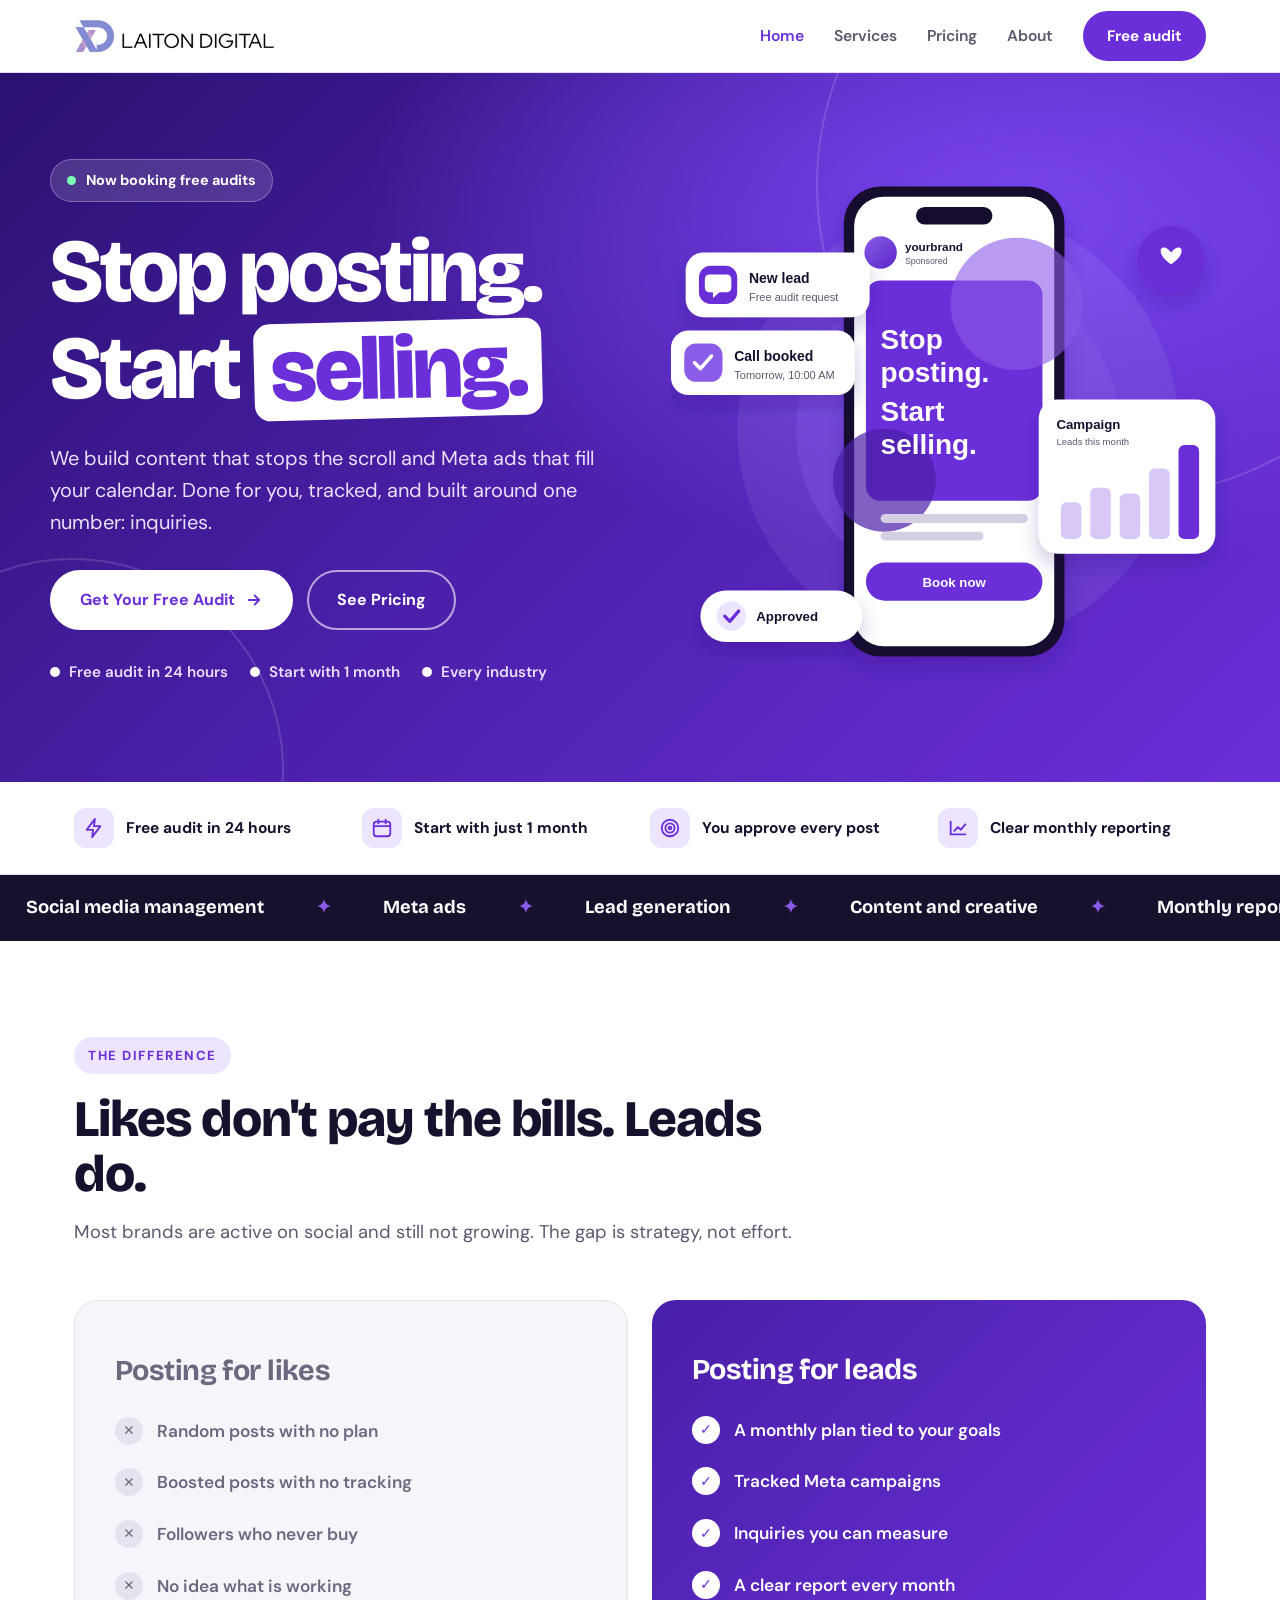
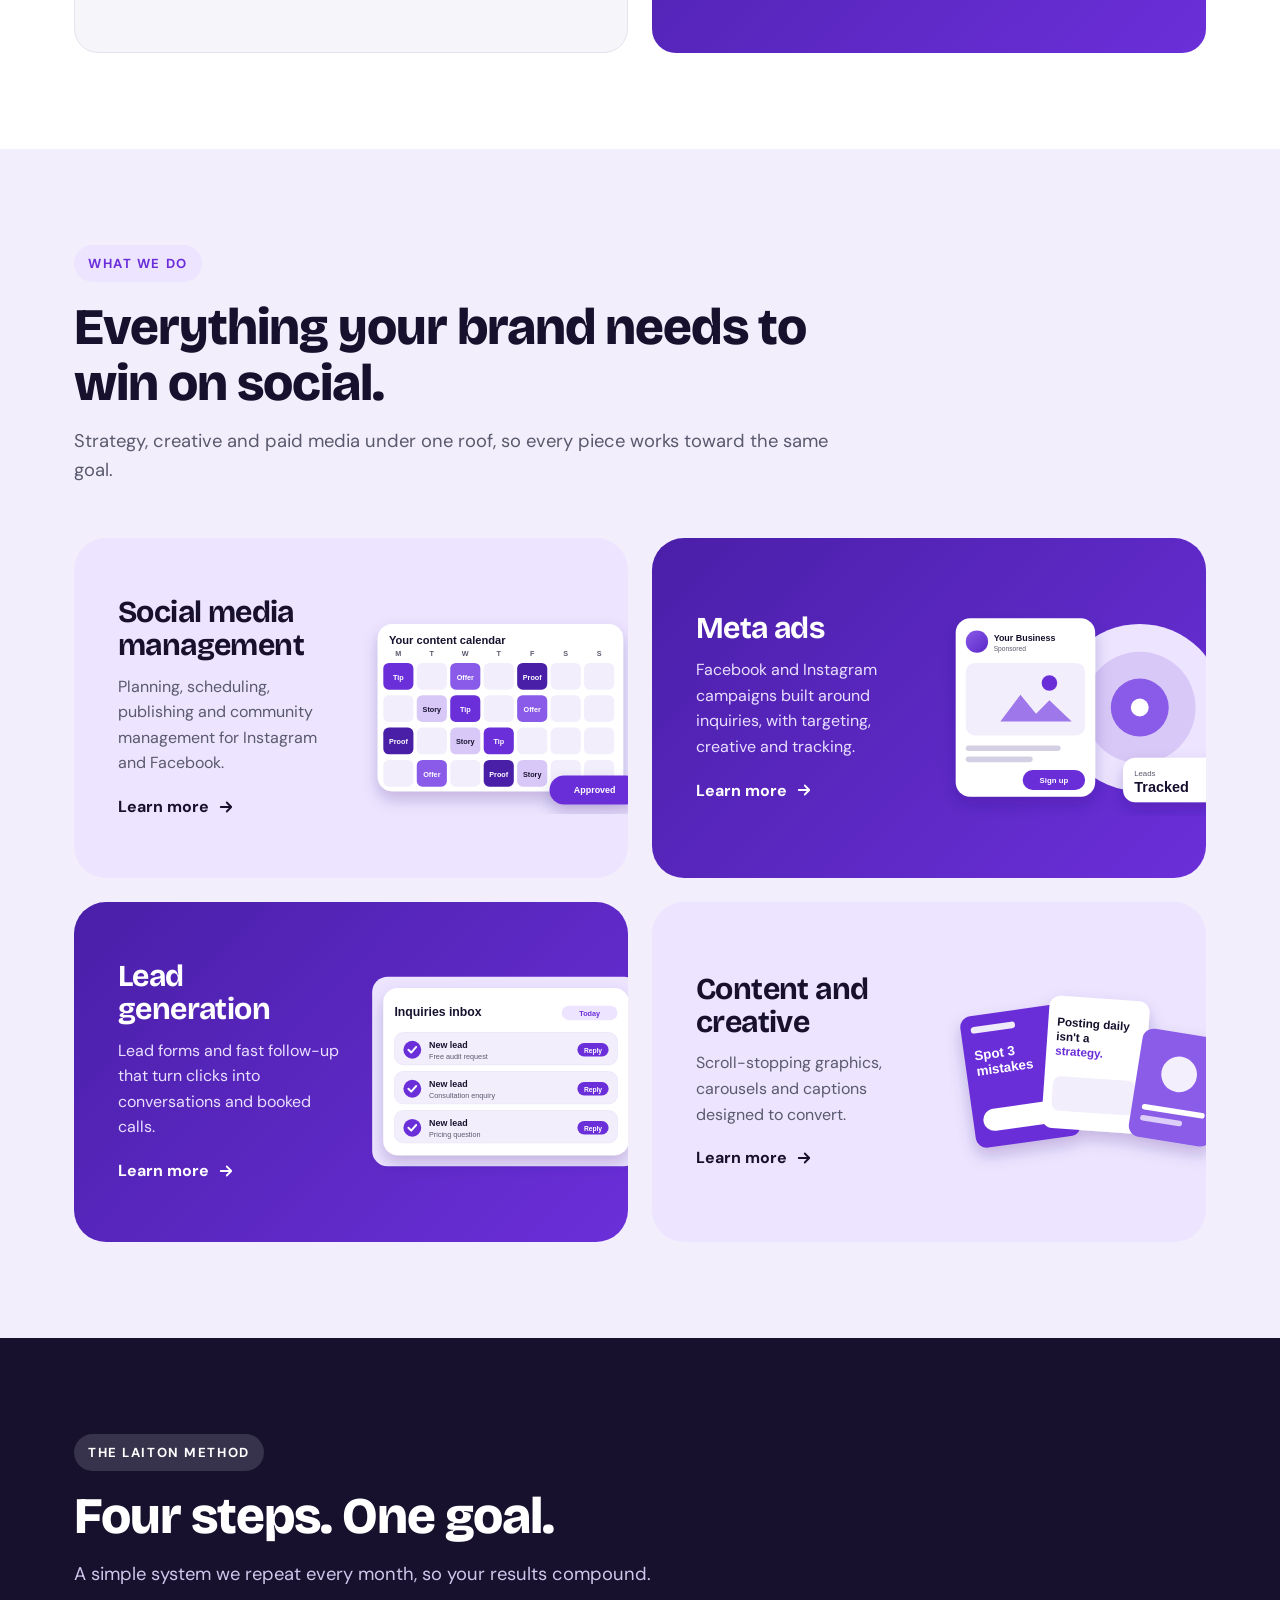
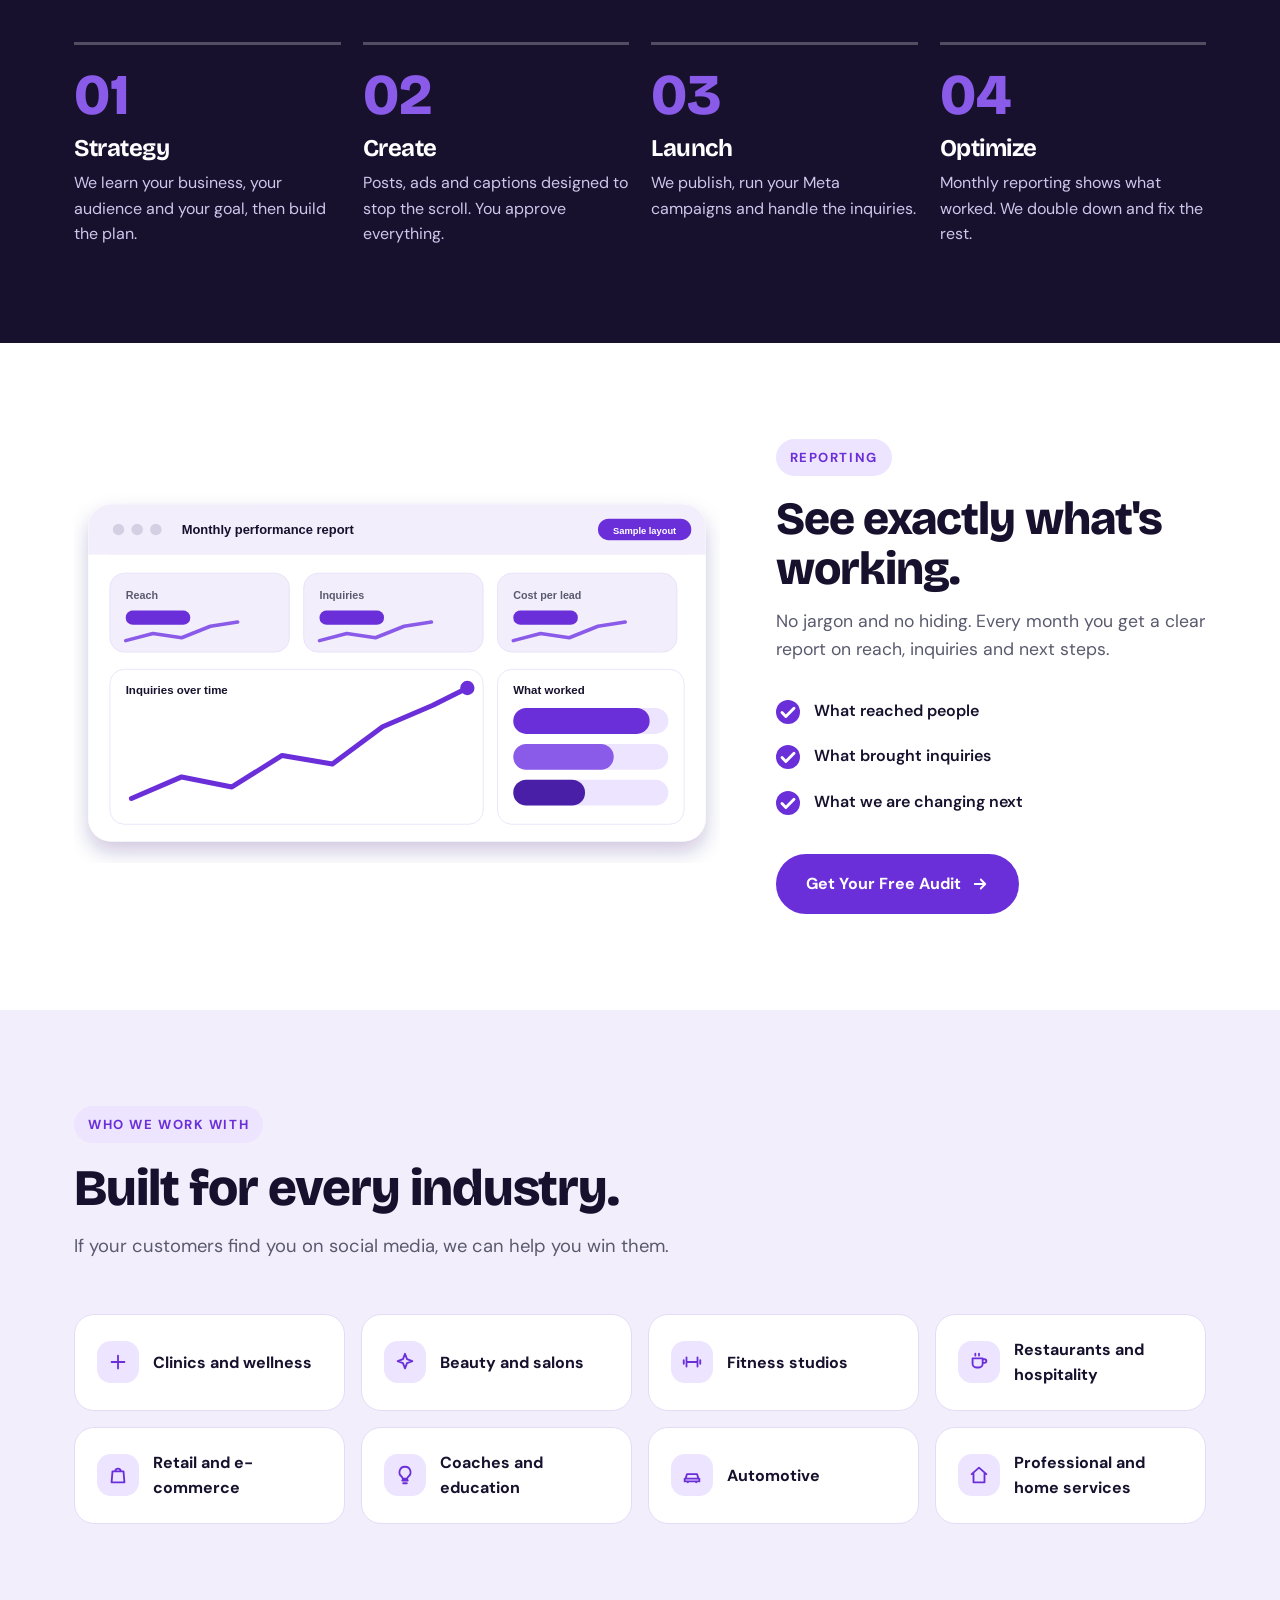
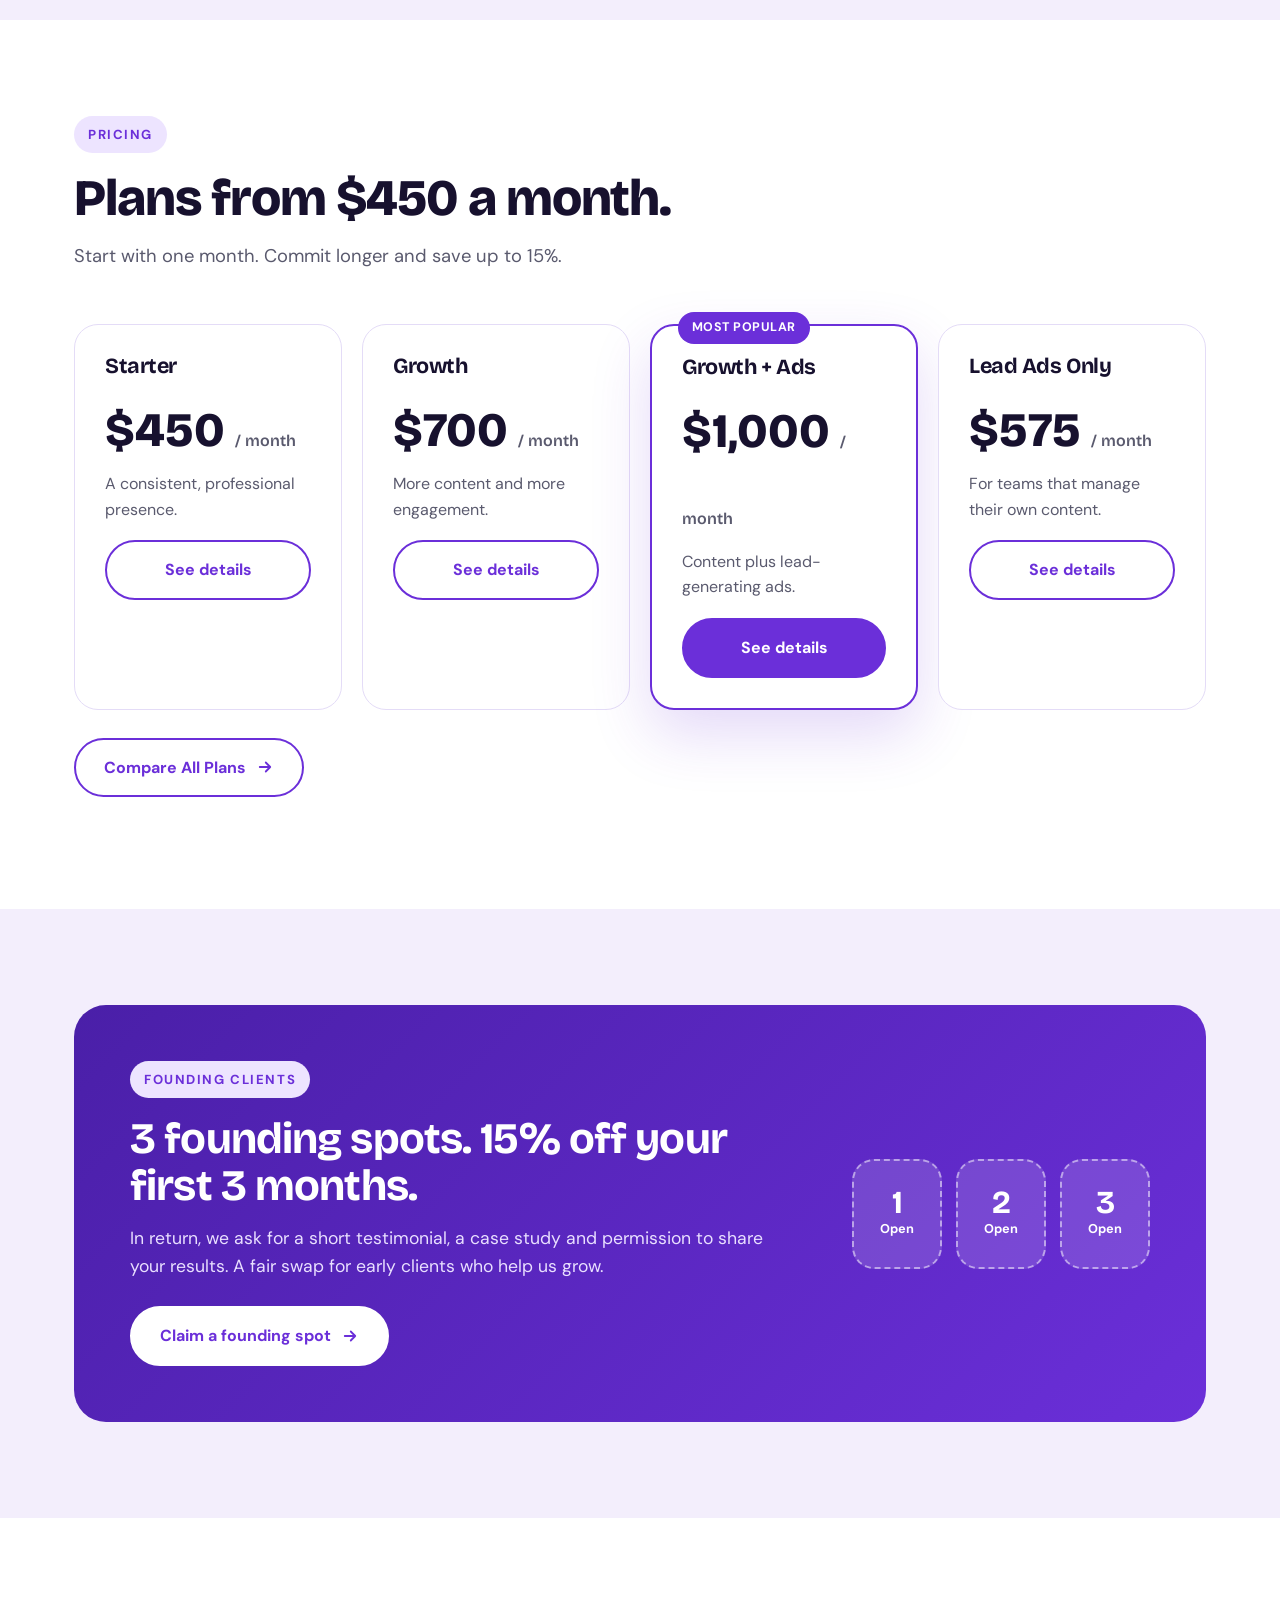
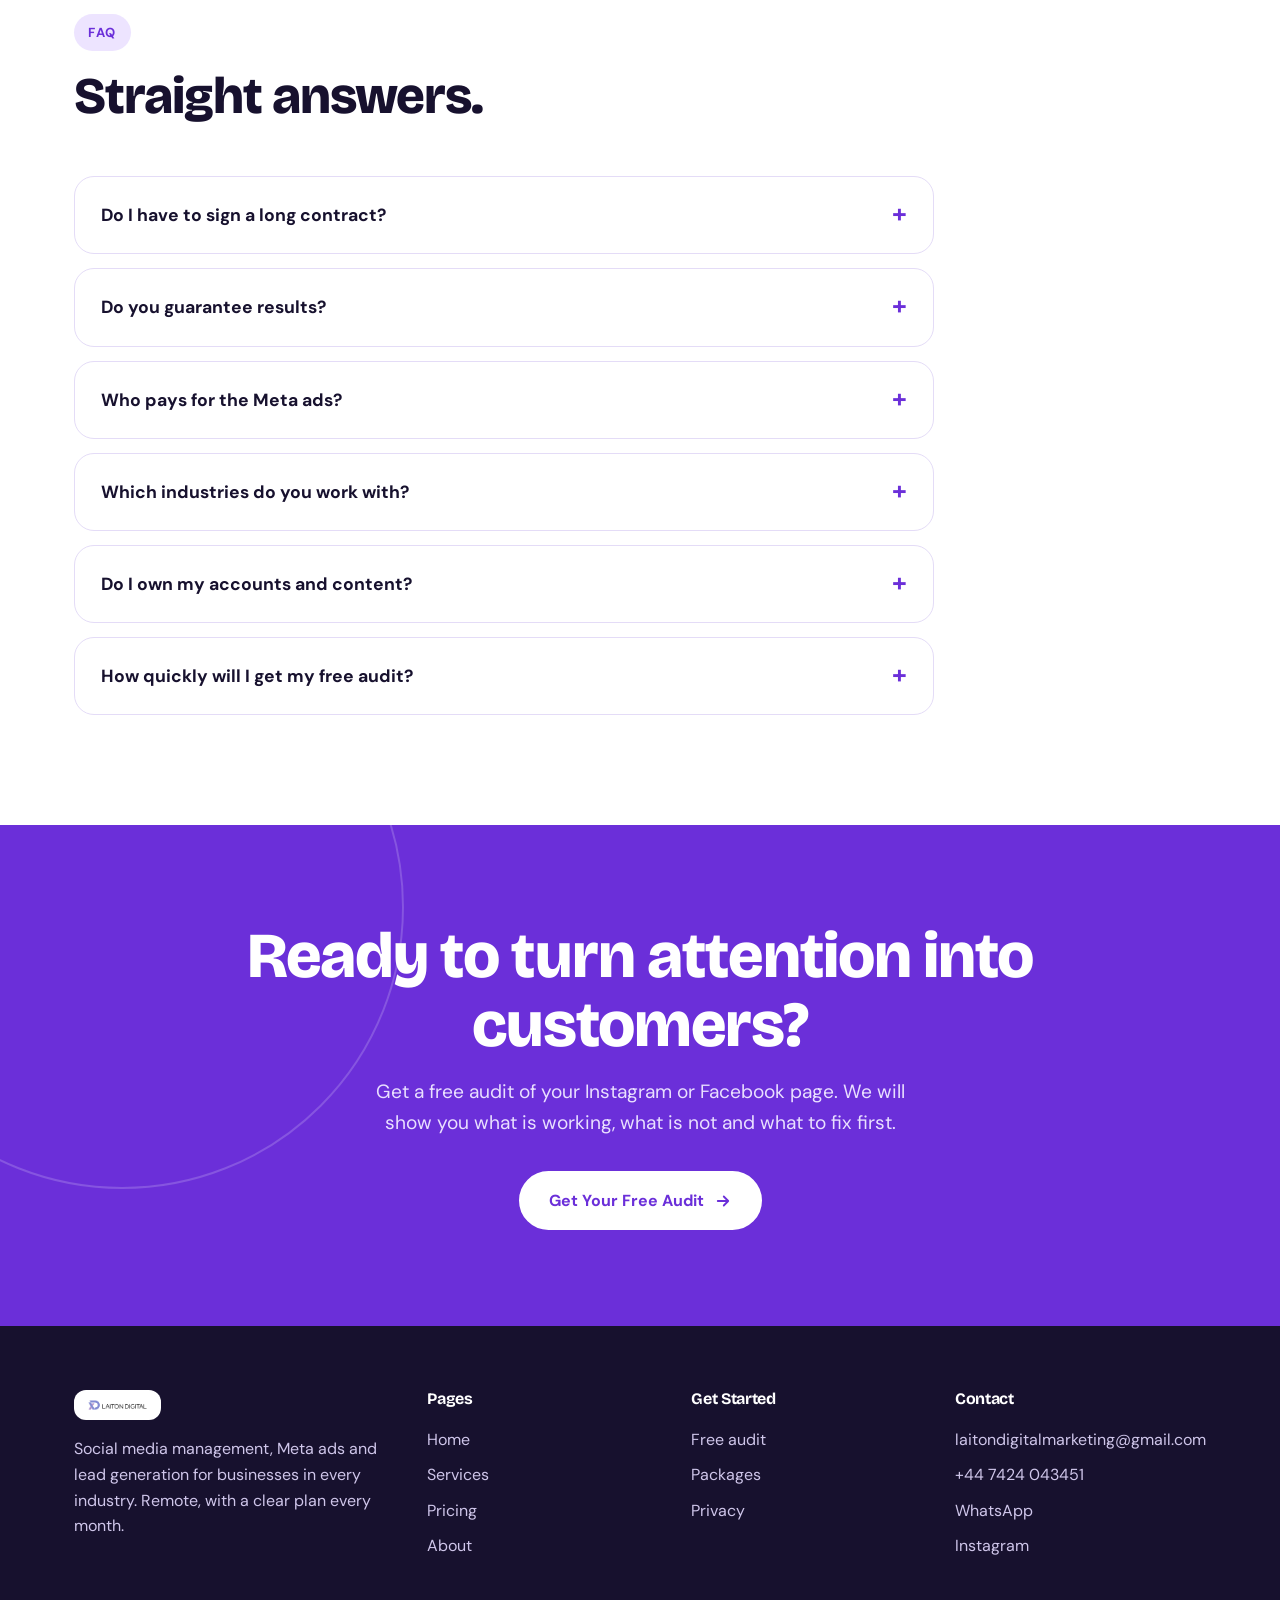
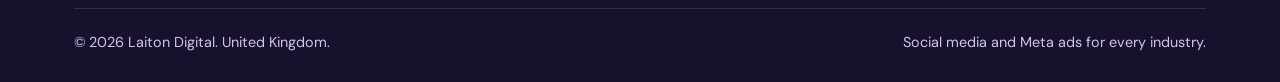
<file: index.html>
<!doctype html><html lang="en"><head><meta charset="utf-8"><meta name="viewport" content="width=device-width,initial-scale=1">
<title>Laiton Digital | Social media and Meta ads that bring in customers</title><meta name="description" content="Social media management, Meta ads and lead generation for businesses in every industry. Get Your Free Audit."><meta name="theme-color" content="#6B2FD9">
<meta property="og:title" content="Laiton Digital | Social media and Meta ads that bring in customers"><meta property="og:description" content="Social media management, Meta ads and lead generation for businesses in every industry. Get Your Free Audit."><meta property="og:type" content="website">
<link rel="icon" href="logo.png"><link rel="preconnect" href="https://fonts.googleapis.com"><link rel="preconnect" href="https://fonts.gstatic.com" crossorigin>
<link href="https://fonts.googleapis.com/css2?family=Bricolage+Grotesque:opsz,wght@12..96,600;12..96,700;12..96,800&family=DM+Sans:wght@400;500;600;700&display=swap" rel="stylesheet">
<link rel="stylesheet" href="style.css"></head><body>
<header class="site"><div class="wrap nav"><a href="index.html"><img src="logo.png" alt="Laiton Digital"></a>
<button class="burger" aria-label="Menu"><span></span><span></span><span></span></button>
<ul><li><a class="l on" href="index.html">Home</a></li><li><a class="l" href="services.html">Services</a></li><li><a class="l" href="pricing.html">Pricing</a></li><li><a class="l" href="about.html">About</a></li><li><a class="btn sm" href="free-audit.html">Free audit</a></li></ul></div></header>
<section class="hero"><div class="wrap grid"><div><div class="livebadge">Now booking free audits</div>
<h1>Stop posting. Start <em>selling.</em></h1><p class="lead">We build content that stops the scroll and Meta ads that fill your calendar. Done for you, tracked, and built around one number: inquiries.</p>
<div class="cta-row"><a class="btn white" href="free-audit.html">Get Your Free Audit <svg viewBox="0 0 24 24" fill="none" stroke="currentColor" stroke-width="2.4" stroke-linecap="round" stroke-linejoin="round"><path d="M5 12h14M13 6l6 6-6 6"/></svg></a><a class="btn ghostw" href="pricing.html">See Pricing</a></div>
<div class="ticks"><span>Free audit in 24 hours</span><span>Start with 1 month</span><span>Every industry</span></div></div>
<div class="hero-art"><img src="assets/hero2.svg" alt="Branded ad, new lead notification and campaign chart"></div></div></section>
<div class="trust"><div class="wrap"><div><i><svg viewBox="0 0 24 24"><path d="M13 2L4 14h7l-1 8 9-12h-7z"/></svg></i>Free audit in 24 hours</div><div><i><svg viewBox="0 0 24 24"><rect x="3" y="5" width="18" height="16" rx="3"/><path d="M8 3v4M16 3v4M3 10h18"/></svg></i>Start with just 1 month</div><div><i><svg viewBox="0 0 24 24"><circle cx="12" cy="12" r="9"/><circle cx="12" cy="12" r="5"/><circle cx="12" cy="12" r="1.5"/></svg></i>You approve every post</div><div><i><svg viewBox="0 0 24 24"><path d="M4 19V5M4 19h16M8 15l4-4 3 3 5-6"/></svg></i>Clear monthly reporting</div></div></div>
<div class="band"><div class="track"><span>Social media management</span><span>Meta ads</span><span>Lead generation</span><span>Content and creative</span><span>Monthly reporting</span><span>Social media management</span><span>Meta ads</span><span>Lead generation</span><span>Content and creative</span><span>Monthly reporting</span><span>Social media management</span><span>Meta ads</span><span>Lead generation</span><span>Content and creative</span><span>Monthly reporting</span><span>Social media management</span><span>Meta ads</span><span>Lead generation</span><span>Content and creative</span><span>Monthly reporting</span></div></div>
<section class="s"><div class="wrap"><div class="sh reveal"><span class="eyebrow">The difference</span><h2>Likes don't pay the bills. Leads do.</h2><p>Most brands are active on social and still not growing. The gap is strategy, not effort.</p></div>
<div class="ba"><div class="card bad reveal"><h3>Posting for likes</h3><ul><li>Random posts with no plan</li><li>Boosted posts with no tracking</li><li>Followers who never buy</li><li>No idea what is working</li></ul></div>
<div class="card good reveal"><h3>Posting for leads</h3><ul><li>A monthly plan tied to your goals</li><li>Tracked Meta campaigns</li><li>Inquiries you can measure</li><li>A clear report every month</li></ul></div></div></div></section>
<section class="s lil"><div class="wrap"><div class="sh reveal"><span class="eyebrow">What we do</span><h2>Everything your brand needs to win on social.</h2><p>Strategy, creative and paid media under one roof, so every piece works toward the same goal.</p></div>
<div class="bento">
<div class="b lil reveal"><div><h3>Social media management</h3><p>Planning, scheduling, publishing and community management for Instagram and Facebook.</p><a class="more" href="services.html">Learn more <svg viewBox="0 0 24 24" fill="none" stroke="currentColor" stroke-width="2.4" stroke-linecap="round" stroke-linejoin="round"><path d="M5 12h14M13 6l6 6-6 6"/></svg></a></div><img src="assets/svc-social.svg" alt="Content calendar"></div>
<div class="b pur reveal"><div><h3>Meta ads</h3><p>Facebook and Instagram campaigns built around inquiries, with targeting, creative and tracking.</p><a class="more" href="services.html">Learn more <svg viewBox="0 0 24 24" fill="none" stroke="currentColor" stroke-width="2.4" stroke-linecap="round" stroke-linejoin="round"><path d="M5 12h14M13 6l6 6-6 6"/></svg></a></div><img src="assets/svc-ads.svg" alt="Meta ad preview"></div>
<div class="b pur reveal"><div><h3>Lead generation</h3><p>Lead forms and fast follow-up that turn clicks into conversations and booked calls.</p><a class="more" href="services.html">Learn more <svg viewBox="0 0 24 24" fill="none" stroke="currentColor" stroke-width="2.4" stroke-linecap="round" stroke-linejoin="round"><path d="M5 12h14M13 6l6 6-6 6"/></svg></a></div><img src="assets/svc-leads.svg" alt="Leads inbox"></div>
<div class="b lil reveal"><div><h3>Content and creative</h3><p>Scroll-stopping graphics, carousels and captions designed to convert.</p><a class="more" href="services.html">Learn more <svg viewBox="0 0 24 24" fill="none" stroke="currentColor" stroke-width="2.4" stroke-linecap="round" stroke-linejoin="round"><path d="M5 12h14M13 6l6 6-6 6"/></svg></a></div><img src="assets/svc-content.svg" alt="Designed posts"></div></div></div></section>
<section class="s dark"><div class="wrap"><div class="sh reveal"><span class="eyebrow">The Laiton method</span><h2>Four steps. One goal.</h2><p>A simple system we repeat every month, so your results compound.</p></div>
<div class="method"><div class="m reveal"><b>01</b><h3>Strategy</h3><p>We learn your business, your audience and your goal, then build the plan.</p></div><div class="m reveal"><b>02</b><h3>Create</h3><p>Posts, ads and captions designed to stop the scroll. You approve everything.</p></div><div class="m reveal"><b>03</b><h3>Launch</h3><p>We publish, run your Meta campaigns and handle the inquiries.</p></div><div class="m reveal"><b>04</b><h3>Optimize</h3><p>Monthly reporting shows what worked. We double down and fix the rest.</p></div></div></div></section>
<section class="s"><div class="wrap"><div class="dash"><div class="reveal"><img src="assets/dashboard.svg" alt="Sample monthly performance report"></div><div class="reveal"><span class="eyebrow">Reporting</span><h2 style="font-size:clamp(2rem,3.6vw,3rem);font-weight:800">See exactly what's working.</h2><p style="font-size:1.1rem;color:var(--mut);margin-top:14px">No jargon and no hiding. Every month you get a clear report on reach, inquiries and next steps.</p><ul><li>What reached people</li><li>What brought inquiries</li><li>What we are changing next</li></ul><a class="btn" href="free-audit.html">Get Your Free Audit <svg viewBox="0 0 24 24" fill="none" stroke="currentColor" stroke-width="2.4" stroke-linecap="round" stroke-linejoin="round"><path d="M5 12h14M13 6l6 6-6 6"/></svg></a></div></div></div></section>
<section class="s lil"><div class="wrap"><div class="sh reveal"><span class="eyebrow">Who we work with</span><h2>Built for every industry.</h2><p>If your customers find you on social media, we can help you win them.</p></div>
<div class="chips reveal"><div class="chip"><i><svg viewBox="0 0 24 24"><path d="M12 5v14M5 12h14"/></svg></i>Clinics and wellness</div><div class="chip"><i><svg viewBox="0 0 24 24"><path d="M12 3l2.2 5.8L20 11l-5.8 2.2L12 19l-2.2-5.8L4 11l5.8-2.2z"/></svg></i>Beauty and salons</div><div class="chip"><i><svg viewBox="0 0 24 24"><path d="M6 7v10M18 7v10M3 10v4M21 10v4M6 12h12"/></svg></i>Fitness studios</div><div class="chip"><i><svg viewBox="0 0 24 24"><path d="M5 8h11v6a4 4 0 0 1-4 4H9a4 4 0 0 1-4-4zM16 9h2a2 2 0 0 1 0 4h-2M8 3v2M12 3v2"/></svg></i>Restaurants and hospitality</div><div class="chip"><i><svg viewBox="0 0 24 24"><path d="M6 8h12l1 12H5zM9 8a3 3 0 0 1 6 0"/></svg></i>Retail and e-commerce</div><div class="chip"><i><svg viewBox="0 0 24 24"><path d="M9 18h6M10 21h4M12 3a6 6 0 0 0-3.5 10.9c.6.5 1 1.2 1 2.1h5c0-.9.4-1.6 1-2.1A6 6 0 0 0 12 3z"/></svg></i>Coaches and education</div><div class="chip"><i><svg viewBox="0 0 24 24"><path d="M5 16l1.5-5h11L19 16M4 16h16v3H4zM7.5 19v1M16.5 19v1"/></svg></i>Automotive</div><div class="chip"><i><svg viewBox="0 0 24 24"><path d="M4 11l8-7 8 7M6 10v10h12V10"/></svg></i>Professional and home services</div></div></div></section>
<section class="s"><div class="wrap"><div class="sh reveal"><span class="eyebrow">Pricing</span><h2>Plans from $450 a month.</h2><p>Start with one month. Commit longer and save up to 15%.</p></div><div class="plans"><div class="plan reveal"><h3>Starter</h3><div class="price"><span data-gbp="£350" data-usd="$450">$450</span> <small>/ month</small></div><p class="d">A consistent, professional presence.</p><a class="btn ghost" href="free-audit.html">See details</a></div><div class="plan reveal"><h3>Growth</h3><div class="price"><span data-gbp="£550" data-usd="$700">$700</span> <small>/ month</small></div><p class="d">More content and more engagement.</p><a class="btn ghost" href="free-audit.html">See details</a></div><div class="plan pop reveal"><span class=tag>MOST POPULAR</span><h3>Growth + Ads</h3><div class="price"><span data-gbp="£800" data-usd="$1,000">$1,000</span> <small>/ month</small></div><p class="d">Content plus lead-generating ads.</p><a class="btn" href="free-audit.html">See details</a></div><div class="plan reveal"><h3>Lead Ads Only</h3><div class="price"><span data-gbp="£450" data-usd="$575">$575</span> <small>/ month</small></div><p class="d">For teams that manage their own content.</p><a class="btn ghost" href="free-audit.html">See details</a></div></div><p style="margin-top:28px"><a class="btn ghost" href="pricing.html">Compare All Plans <svg viewBox="0 0 24 24" fill="none" stroke="currentColor" stroke-width="2.4" stroke-linecap="round" stroke-linejoin="round"><path d="M5 12h14M13 6l6 6-6 6"/></svg></a></p></div></section>
<section class="s lil"><div class="wrap"><div class="found reveal"><div><span class="eyebrow">Founding clients</span><h2>3 founding spots. 15% off your first 3 months.</h2><p>In return, we ask for a short testimonial, a case study and permission to share your results. A fair swap for early clients who help us grow.</p><p><a class="btn white" style="margin-top:12px" href="free-audit.html">Claim a founding spot <svg viewBox="0 0 24 24" fill="none" stroke="currentColor" stroke-width="2.4" stroke-linecap="round" stroke-linejoin="round"><path d="M5 12h14M13 6l6 6-6 6"/></svg></a></p></div><div class="spots"><div><span><b>1</b>Open</span></div><div><span><b>2</b>Open</span></div><div><span><b>3</b>Open</span></div></div></div></div></section>
<section class="s"><div class="wrap"><div class="sh reveal"><span class="eyebrow">FAQ</span><h2>Straight answers.</h2></div><div class="faq"><details><summary>Do I have to sign a long contract?</summary><p>No. You can start with a single month. If you commit to 2, 3 or 6 months, you get 5%, 10% or 15% off the monthly fee. Everything is covered in a short written agreement.</p></details><details><summary>Do you guarantee results?</summary><p>No honest agency can guarantee sales. What we commit to is the plan, the work and clear monthly reporting, so you always know what is working and what we are changing.</p></details><details><summary>Who pays for the Meta ads?</summary><p>Ad spend is paid directly to Meta from your own ad account, separate from our monthly fee. We recommend at least $400 a month for the ads packages so there is enough budget to test and learn.</p></details><details><summary>Which industries do you work with?</summary><p>All of them. If your customers find you on Facebook or Instagram, we can help. We tailor the content and offer to your business, not the other way round.</p></details><details><summary>Do I own my accounts and content?</summary><p>Yes. Your accounts stay in your name and you keep ownership of the content we create for you.</p></details><details><summary>How quickly will I get my free audit?</summary><p>Send us your page and we will get back to you within 24 hours with three clear ideas to improve it.</p></details></div></div></section><section class="cta"><div class="wrap reveal"><h2>Ready to turn attention into customers?</h2><p>Get a free audit of your Instagram or Facebook page. We will show you what is working, what is not and what to fix first.</p><a class="btn white" href="free-audit.html">Get Your Free Audit <svg viewBox="0 0 24 24" fill="none" stroke="currentColor" stroke-width="2.4" stroke-linecap="round" stroke-linejoin="round"><path d="M5 12h14M13 6l6 6-6 6"/></svg></a></div></section>
<footer class="site"><div class="wrap"><div class="fgrid"><div><img src="logo.png" alt="Laiton Digital"><p>Social media management, Meta ads and lead generation for businesses in every industry. Remote, with a clear plan every month.</p></div>
<div><h4>Pages</h4><a href="index.html">Home</a><a href="services.html">Services</a><a href="pricing.html">Pricing</a><a href="about.html">About</a></div>
<div><h4>Get Started</h4><a href="free-audit.html">Free audit</a><a href="pricing.html">Packages</a><a href="privacy.html">Privacy</a></div>
<div><h4>Contact</h4><a href="mailto:laitondigitalmarketing@gmail.com">laitondigitalmarketing@gmail.com</a><a href="tel:+447424043451">+44 7424 043451</a><a href="https://wa.me/447424043451">WhatsApp</a><a href="https://www.instagram.com/laiton_digital/">Instagram</a></div></div>
<div class="fbot"><span>&copy; 2026 Laiton Digital. United Kingdom.</span><span>Social media and Meta ads for every industry.</span></div></div></footer>
<script src="script.js"></script></body></html>
</file>
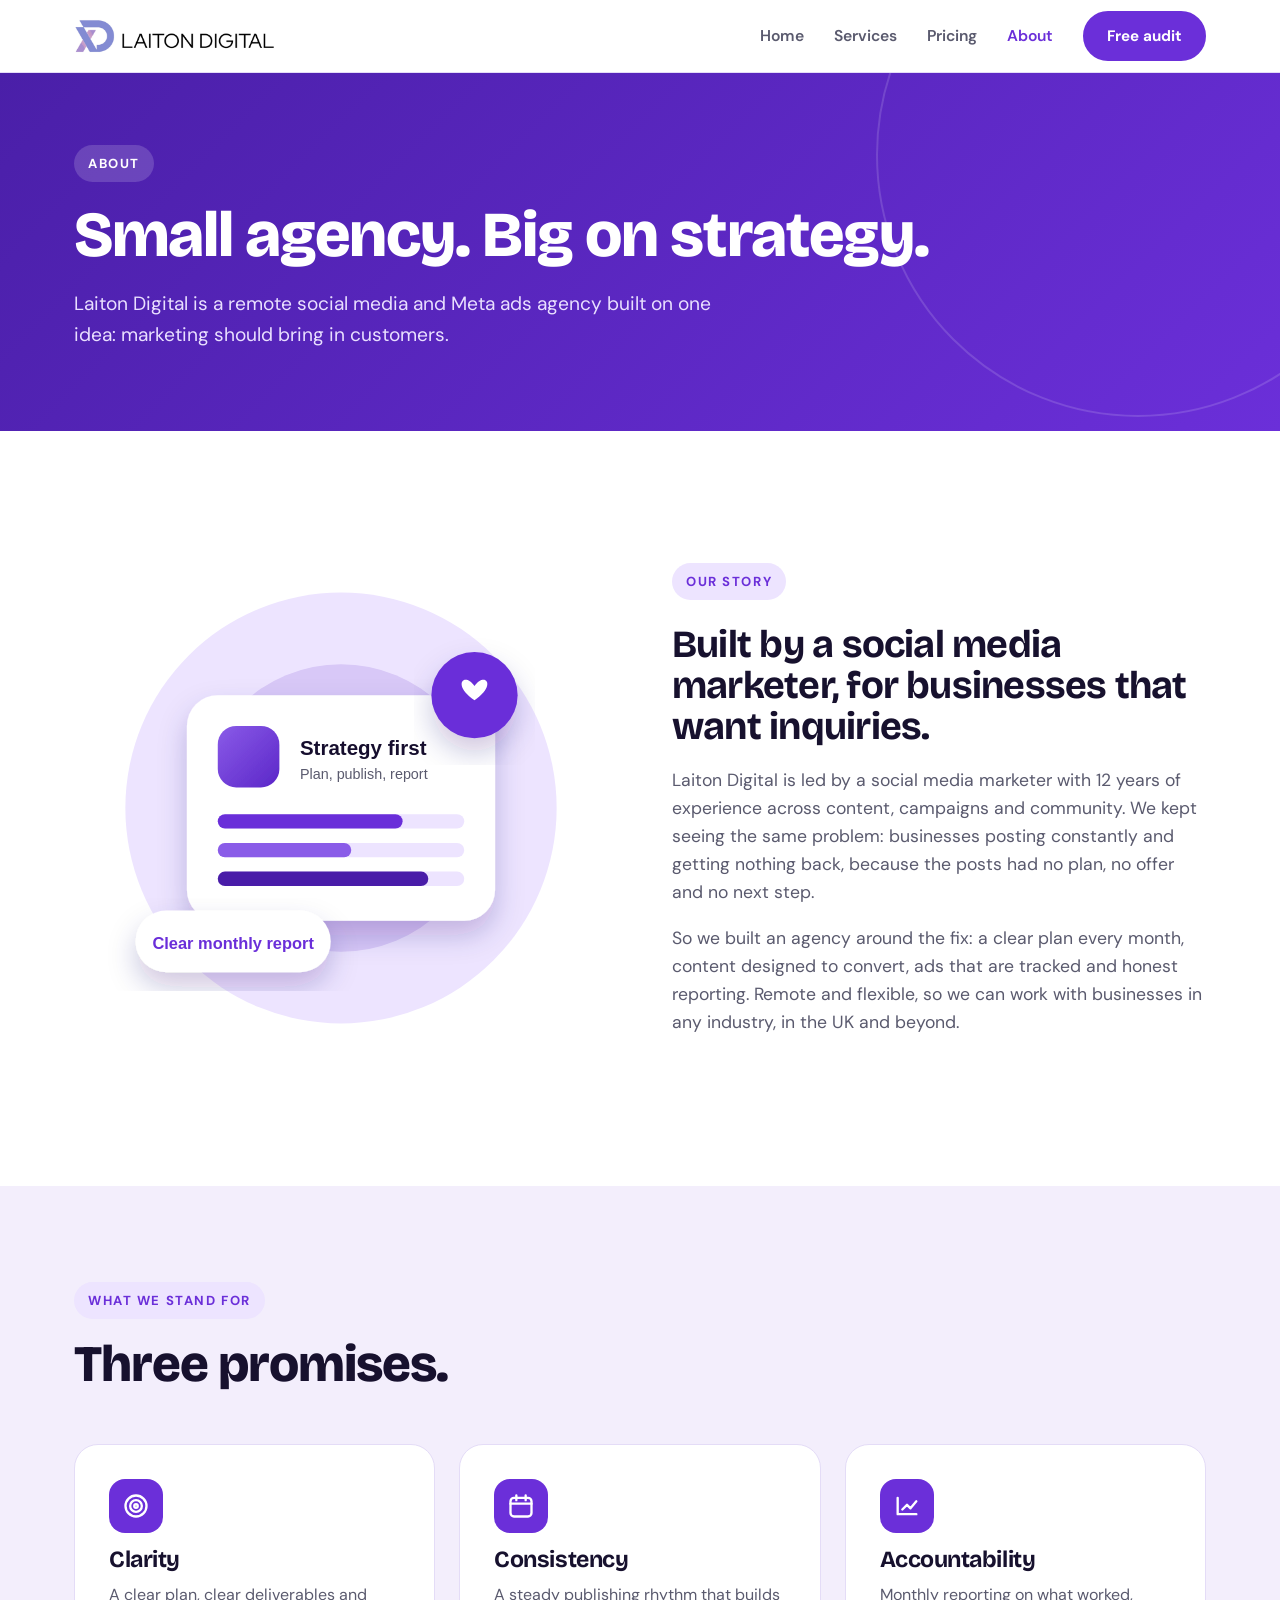
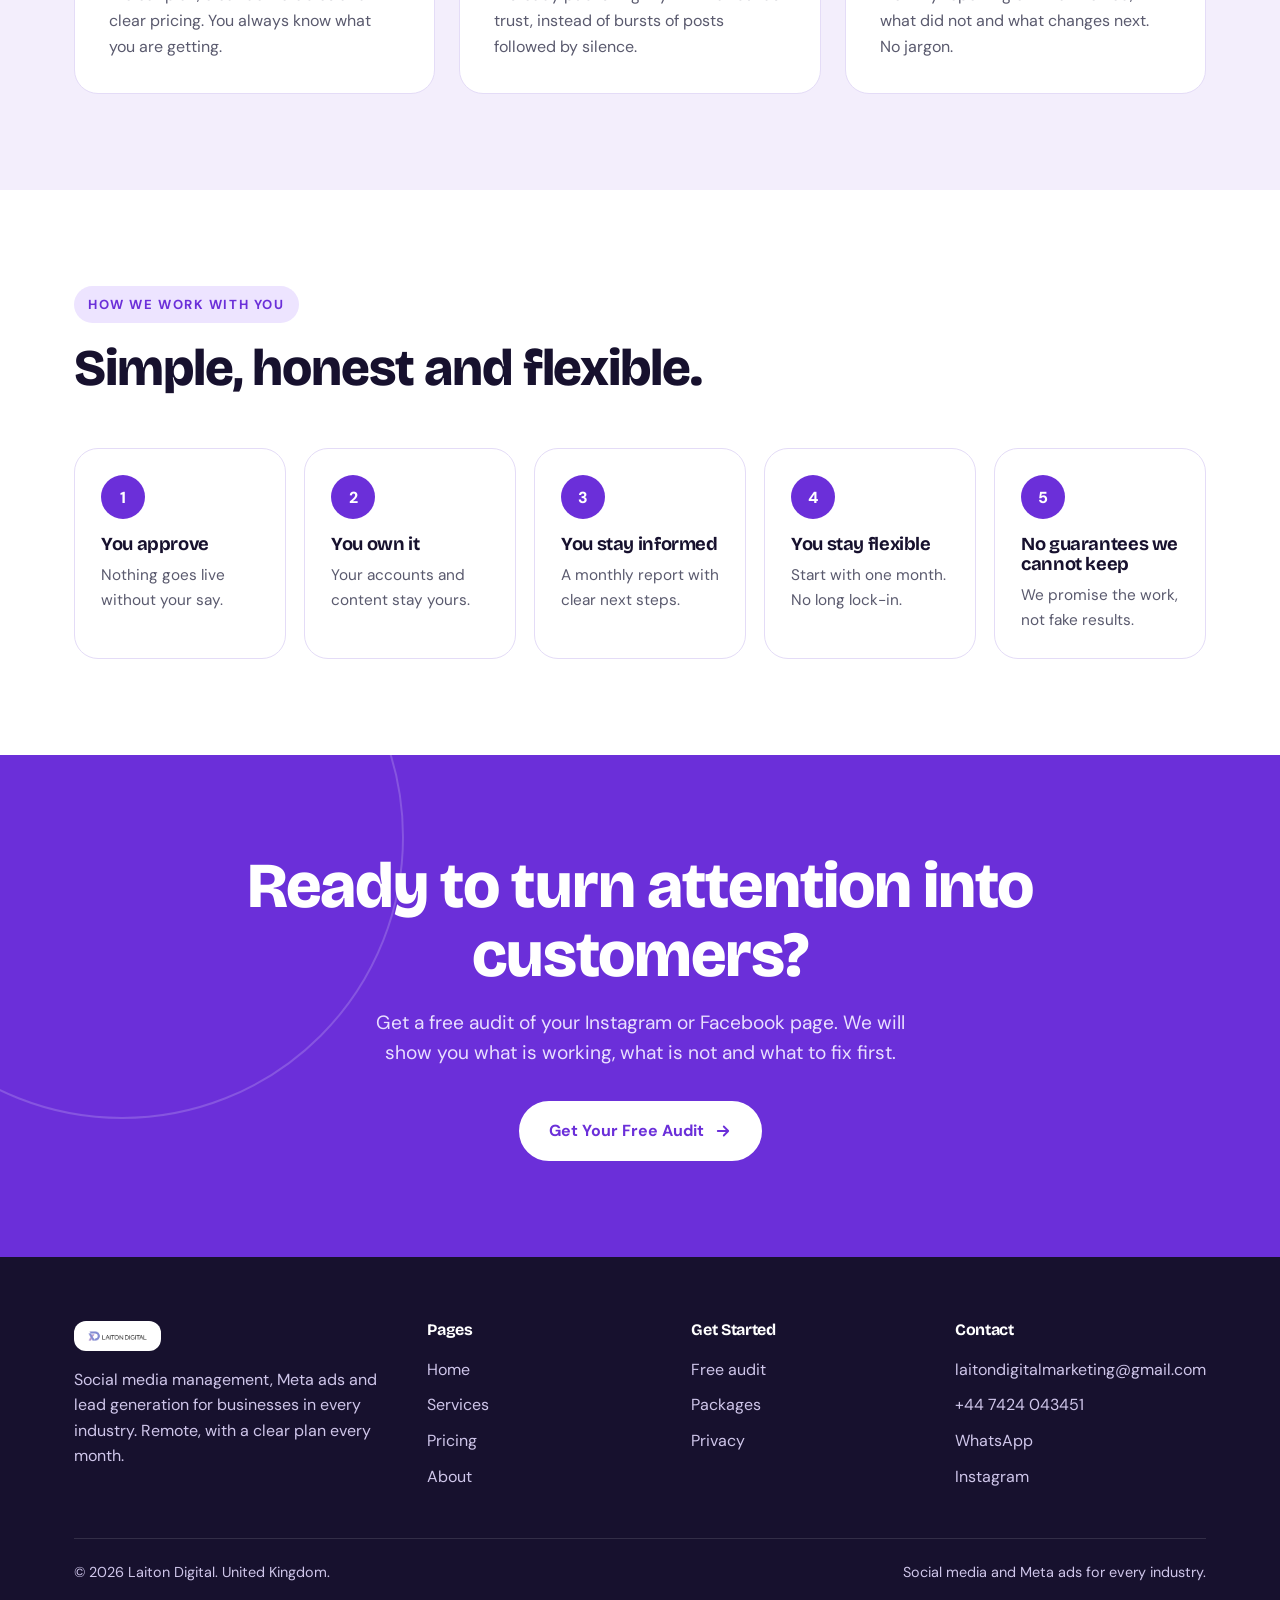
<file: about.html>
<!doctype html><html lang="en"><head><meta charset="utf-8"><meta name="viewport" content="width=device-width,initial-scale=1">
<title>About | Laiton Digital</title><meta name="description" content="Founder-led social media and Meta ads agency focused on inquiries, not likes."><meta name="theme-color" content="#6B2FD9">
<meta property="og:title" content="About | Laiton Digital"><meta property="og:description" content="Founder-led social media and Meta ads agency focused on inquiries, not likes."><meta property="og:type" content="website">
<link rel="icon" href="logo.png"><link rel="preconnect" href="https://fonts.googleapis.com"><link rel="preconnect" href="https://fonts.gstatic.com" crossorigin>
<link href="https://fonts.googleapis.com/css2?family=Bricolage+Grotesque:opsz,wght@12..96,600;12..96,700;12..96,800&family=DM+Sans:wght@400;500;600;700&display=swap" rel="stylesheet">
<link rel="stylesheet" href="style.css"></head><body>
<header class="site"><div class="wrap nav"><a href="index.html"><img src="logo.png" alt="Laiton Digital"></a>
<button class="burger" aria-label="Menu"><span></span><span></span><span></span></button>
<ul><li><a class="l" href="index.html">Home</a></li><li><a class="l" href="services.html">Services</a></li><li><a class="l" href="pricing.html">Pricing</a></li><li><a class="l on" href="about.html">About</a></li><li><a class="btn sm" href="free-audit.html">Free audit</a></li></ul></div></header>
<section class="page-hero"><div class="wrap"><span class="eyebrow" style="background:rgba(255,255,255,.16);color:#fff">About</span><h1>Small agency. Big on strategy.</h1><p>Laiton Digital is a remote social media and Meta ads agency built on one idea: marketing should bring in customers.</p></div></section>
<section class="s"><div class="wrap"><div class="split"><div class="art reveal"><img src="assets/about.svg" alt="Strategy and reporting"></div><div class="reveal"><span class="eyebrow">Our story</span><h3>Built by a social media marketer, for businesses that want inquiries.</h3><p>Laiton Digital is led by a social media marketer with 12 years of experience across content, campaigns and community. We kept seeing the same problem: businesses posting constantly and getting nothing back, because the posts had no plan, no offer and no next step.</p><p>So we built an agency around the fix: a clear plan every month, content designed to convert, ads that are tracked and honest reporting. Remote and flexible, so we can work with businesses in any industry, in the UK and beyond.</p></div></div></div></section>
<section class="s lil"><div class="wrap"><div class="sh reveal"><span class="eyebrow">What we stand for</span><h2>Three promises.</h2></div><div class="values">
<div class="card reveal"><div class="ico"><svg viewBox="0 0 24 24"><circle cx="12" cy="12" r="9"/><circle cx="12" cy="12" r="5"/><circle cx="12" cy="12" r="1.5"/></svg></div><h3>Clarity</h3><p>A clear plan, clear deliverables and clear pricing. You always know what you are getting.</p></div>
<div class="card reveal"><div class="ico"><svg viewBox="0 0 24 24"><rect x="3" y="5" width="18" height="16" rx="3"/><path d="M8 3v4M16 3v4M3 10h18"/></svg></div><h3>Consistency</h3><p>A steady publishing rhythm that builds trust, instead of bursts of posts followed by silence.</p></div>
<div class="card reveal"><div class="ico"><svg viewBox="0 0 24 24"><path d="M4 19V5M4 19h16M8 15l4-4 3 3 5-6"/></svg></div><h3>Accountability</h3><p>Monthly reporting on what worked, what did not and what changes next. No jargon.</p></div></div></div></section>
<section class="s"><div class="wrap"><div class="sh reveal"><span class="eyebrow">How we work with you</span><h2>Simple, honest and flexible.</h2></div><div class="steps"><div class="step reveal"><h3>You approve</h3><p>Nothing goes live without your say.</p></div><div class="step reveal"><h3>You own it</h3><p>Your accounts and content stay yours.</p></div><div class="step reveal"><h3>You stay informed</h3><p>A monthly report with clear next steps.</p></div><div class="step reveal"><h3>You stay flexible</h3><p>Start with one month. No long lock-in.</p></div><div class="step reveal"><h3>No guarantees we cannot keep</h3><p>We promise the work, not fake results.</p></div></div></div></section><section class="cta"><div class="wrap reveal"><h2>Ready to turn attention into customers?</h2><p>Get a free audit of your Instagram or Facebook page. We will show you what is working, what is not and what to fix first.</p><a class="btn white" href="free-audit.html">Get Your Free Audit <svg viewBox="0 0 24 24" fill="none" stroke="currentColor" stroke-width="2.4" stroke-linecap="round" stroke-linejoin="round"><path d="M5 12h14M13 6l6 6-6 6"/></svg></a></div></section>
<footer class="site"><div class="wrap"><div class="fgrid"><div><img src="logo.png" alt="Laiton Digital"><p>Social media management, Meta ads and lead generation for businesses in every industry. Remote, with a clear plan every month.</p></div>
<div><h4>Pages</h4><a href="index.html">Home</a><a href="services.html">Services</a><a href="pricing.html">Pricing</a><a href="about.html">About</a></div>
<div><h4>Get Started</h4><a href="free-audit.html">Free audit</a><a href="pricing.html">Packages</a><a href="privacy.html">Privacy</a></div>
<div><h4>Contact</h4><a href="mailto:laitondigitalmarketing@gmail.com">laitondigitalmarketing@gmail.com</a><a href="tel:+447424043451">+44 7424 043451</a><a href="https://wa.me/447424043451">WhatsApp</a><a href="https://www.instagram.com/laiton_digital/">Instagram</a></div></div>
<div class="fbot"><span>&copy; 2026 Laiton Digital. United Kingdom.</span><span>Social media and Meta ads for every industry.</span></div></div></footer>
<script src="script.js"></script></body></html>
</file>
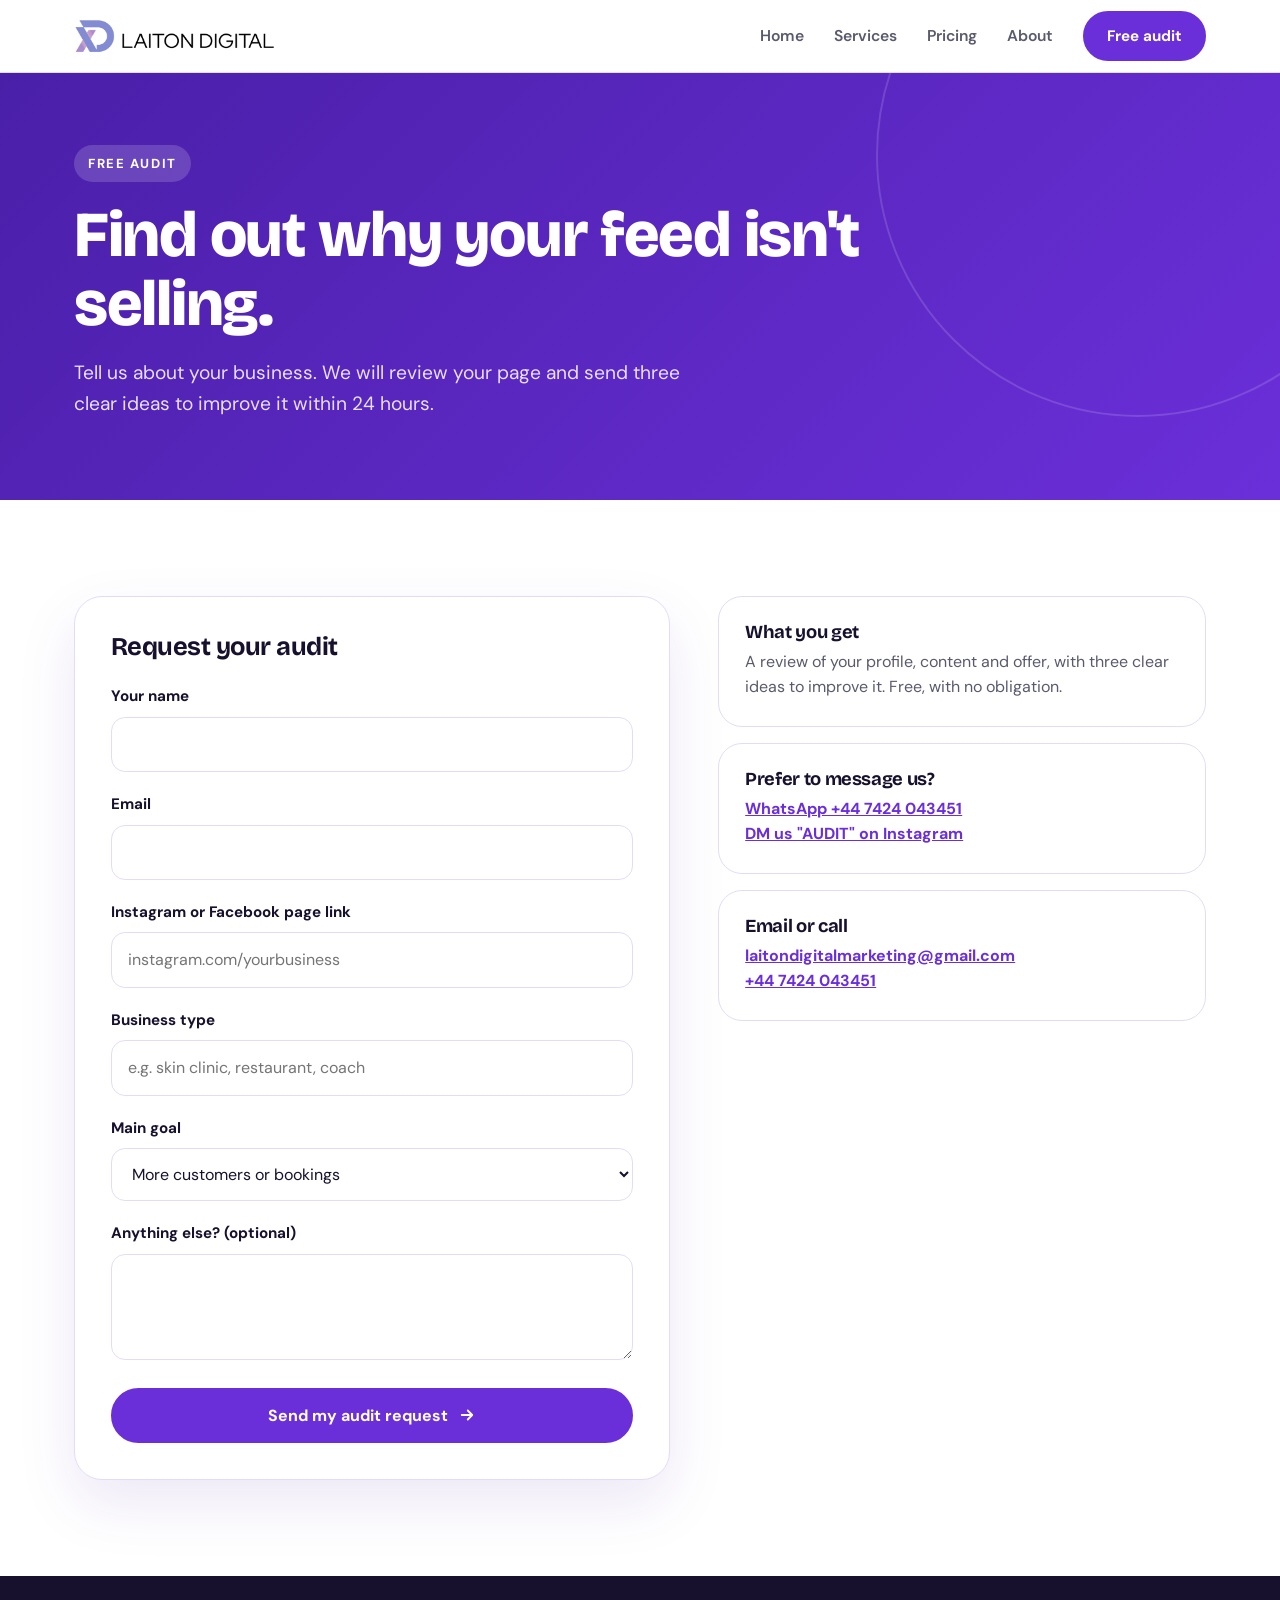
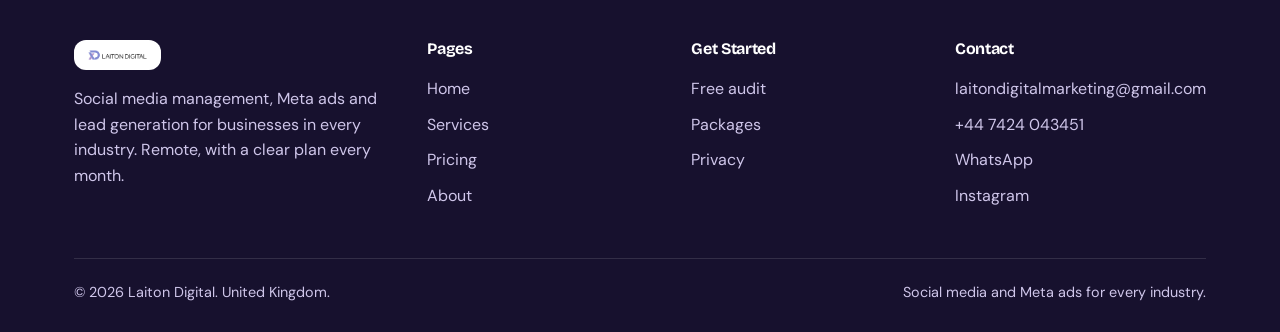
<file: free-audit.html>
<!doctype html><html lang="en"><head><meta charset="utf-8"><meta name="viewport" content="width=device-width,initial-scale=1">
<title>Free Social Media Audit | Laiton Digital</title><meta name="description" content="Get Your Free Audit of your Instagram or Facebook page with three clear ideas to improve it."><meta name="theme-color" content="#6B2FD9">
<meta property="og:title" content="Free Social Media Audit | Laiton Digital"><meta property="og:description" content="Get Your Free Audit of your Instagram or Facebook page with three clear ideas to improve it."><meta property="og:type" content="website">
<link rel="icon" href="logo.png"><link rel="preconnect" href="https://fonts.googleapis.com"><link rel="preconnect" href="https://fonts.gstatic.com" crossorigin>
<link href="https://fonts.googleapis.com/css2?family=Bricolage+Grotesque:opsz,wght@12..96,600;12..96,700;12..96,800&family=DM+Sans:wght@400;500;600;700&display=swap" rel="stylesheet">
<link rel="stylesheet" href="style.css"></head><body>
<header class="site"><div class="wrap nav"><a href="index.html"><img src="logo.png" alt="Laiton Digital"></a>
<button class="burger" aria-label="Menu"><span></span><span></span><span></span></button>
<ul><li><a class="l" href="index.html">Home</a></li><li><a class="l" href="services.html">Services</a></li><li><a class="l" href="pricing.html">Pricing</a></li><li><a class="l" href="about.html">About</a></li><li><a class="btn sm" href="free-audit.html">Free audit</a></li></ul></div></header>
<section class="page-hero"><div class="wrap"><span class="eyebrow" style="background:rgba(255,255,255,.16);color:#fff">Free audit</span><h1>Find out why your feed isn't selling.</h1><p>Tell us about your business. We will review your page and send three clear ideas to improve it within 24 hours.</p></div></section>
<section class="s"><div class="wrap contact-grid"><form class="form reveal" id="audit-form"><h3 style="font-size:1.6rem;margin-bottom:24px">Request your audit</h3>
<label for="n">Your name</label><input id="n" name="name" required autocomplete="name">
<label for="e">Email</label><input id="e" name="email" type="email" required autocomplete="email">
<label for="p">Instagram or Facebook page link</label><input id="p" name="page" required placeholder="instagram.com/yourbusiness">
<label for="t">Business type</label><input id="t" name="type" required placeholder="e.g. skin clinic, restaurant, coach">
<label for="g">Main goal</label><select id="g" name="goal"><option>More customers or bookings</option><option>More followers</option><option>Better content</option><option>Run Meta ads</option><option>Not sure yet</option></select>
<label for="m">Anything else? (optional)</label><textarea id="m" name="msg" rows="3"></textarea>
<button class="btn" type="submit" style="width:100%;justify-content:center">Send my audit request <svg viewBox="0 0 24 24" fill="none" stroke="currentColor" stroke-width="2.4" stroke-linecap="round" stroke-linejoin="round"><path d="M5 12h14M13 6l6 6-6 6"/></svg></button>
<p id="sent" style="display:none;margin:16px 0 0;color:var(--p);font-weight:700">Your email app should open with your request. Press send and we will reply within 24 hours.</p></form>
<div class="cinfo reveal"><div class="card"><h3>What you get</h3><p>A review of your profile, content and offer, with three clear ideas to improve it. Free, with no obligation.</p></div>
<div class="card"><h3>Prefer to message us?</h3><p><a href="https://wa.me/447424043451" style="color:var(--p);font-weight:700">WhatsApp +44 7424 043451</a><br><a href="https://www.instagram.com/laiton_digital/" style="color:var(--p);font-weight:700">DM us "AUDIT" on Instagram</a></p></div>
<div class="card"><h3>Email or call</h3><p><a href="mailto:laitondigitalmarketing@gmail.com" style="color:var(--p);font-weight:700">laitondigitalmarketing@gmail.com</a><br><a href="tel:+447424043451" style="color:var(--p);font-weight:700">+44 7424 043451</a></p></div></div></div></section>
<footer class="site"><div class="wrap"><div class="fgrid"><div><img src="logo.png" alt="Laiton Digital"><p>Social media management, Meta ads and lead generation for businesses in every industry. Remote, with a clear plan every month.</p></div>
<div><h4>Pages</h4><a href="index.html">Home</a><a href="services.html">Services</a><a href="pricing.html">Pricing</a><a href="about.html">About</a></div>
<div><h4>Get Started</h4><a href="free-audit.html">Free audit</a><a href="pricing.html">Packages</a><a href="privacy.html">Privacy</a></div>
<div><h4>Contact</h4><a href="mailto:laitondigitalmarketing@gmail.com">laitondigitalmarketing@gmail.com</a><a href="tel:+447424043451">+44 7424 043451</a><a href="https://wa.me/447424043451">WhatsApp</a><a href="https://www.instagram.com/laiton_digital/">Instagram</a></div></div>
<div class="fbot"><span>&copy; 2026 Laiton Digital. United Kingdom.</span><span>Social media and Meta ads for every industry.</span></div></div></footer>
<script src="script.js"></script></body></html>
</file>
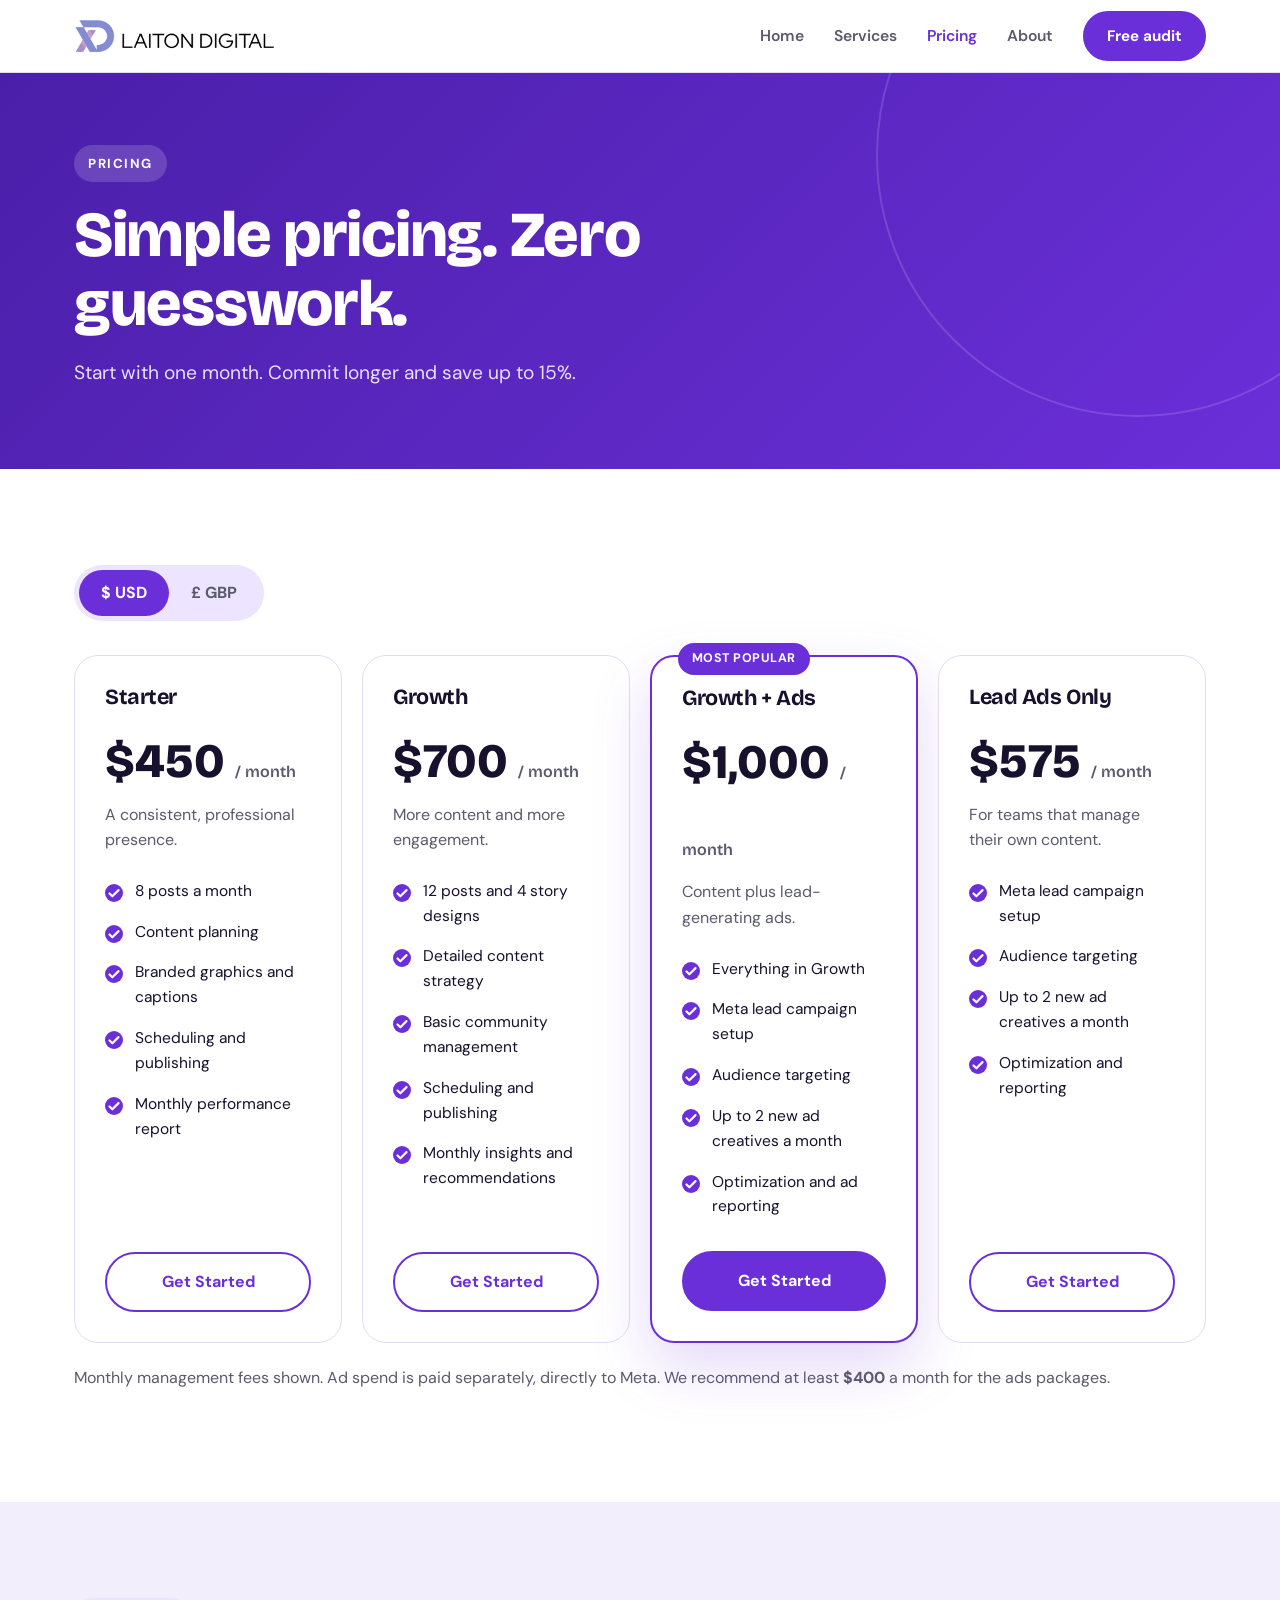
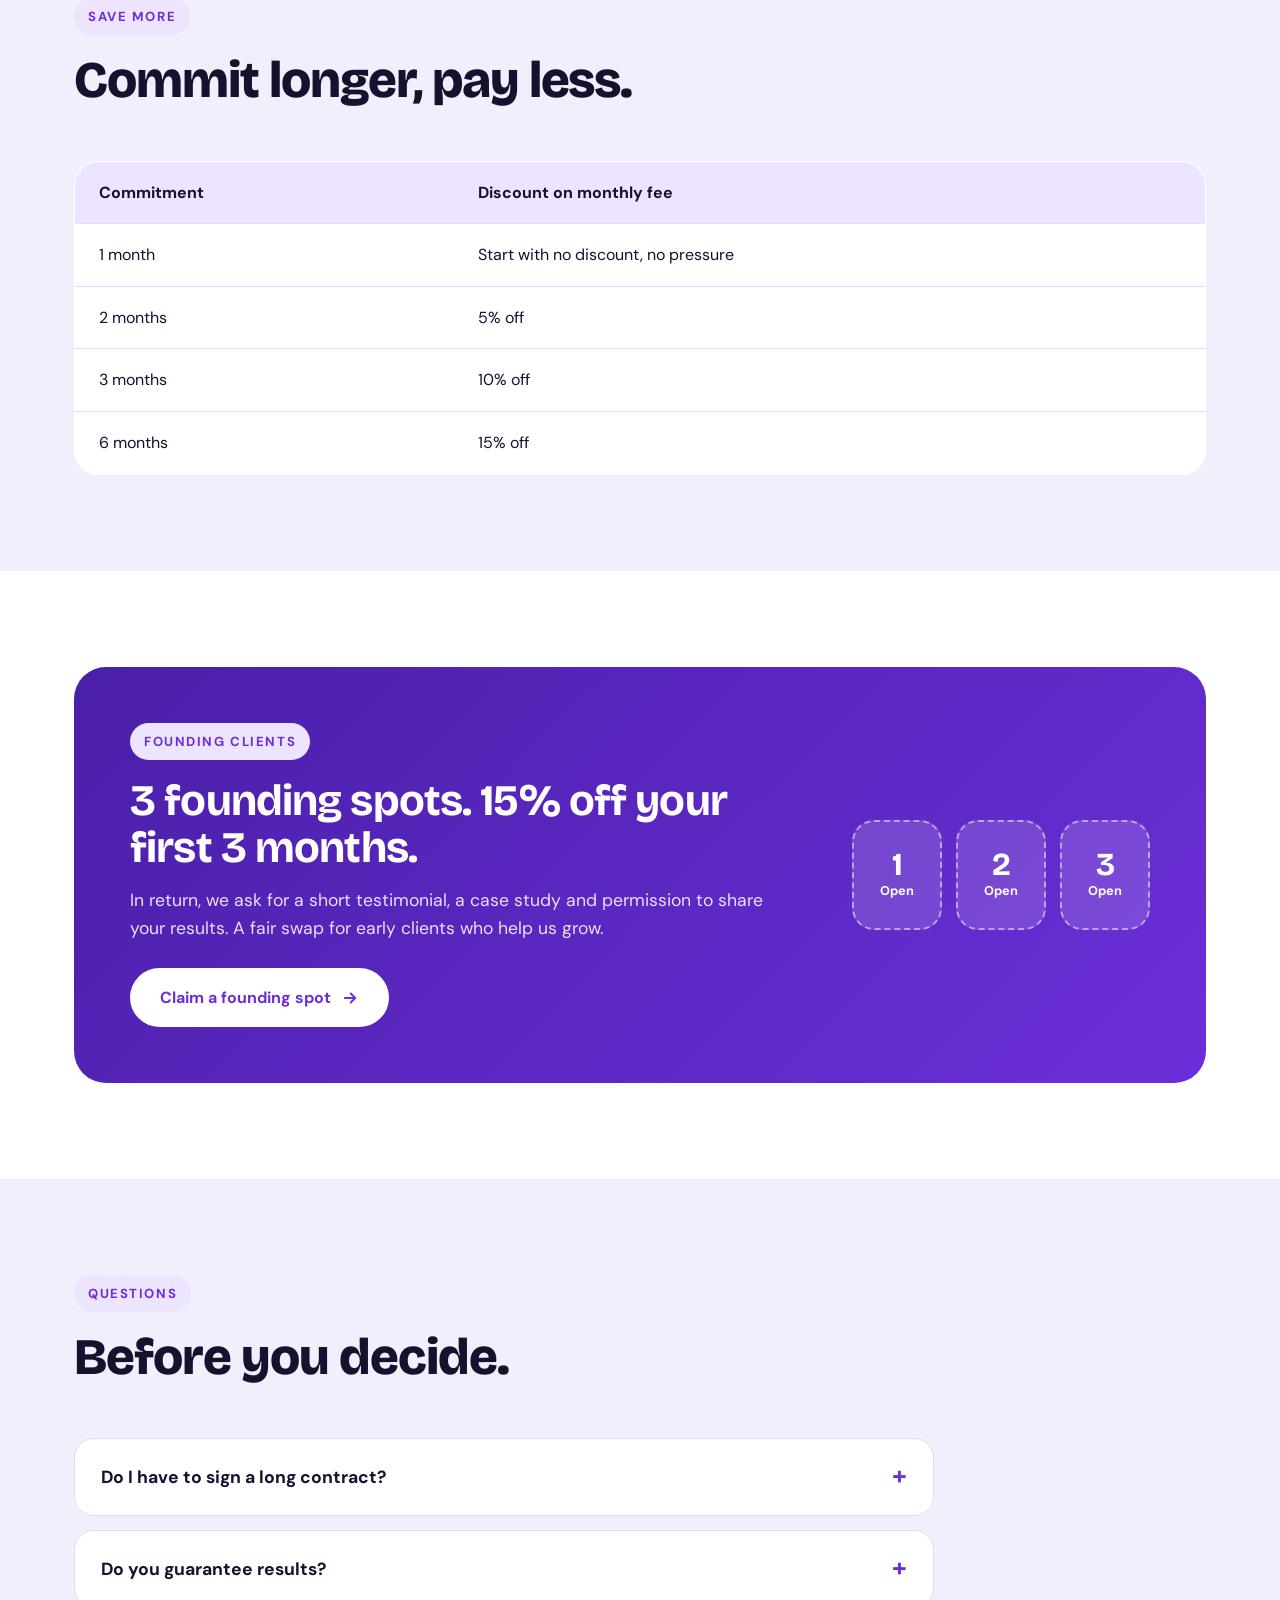
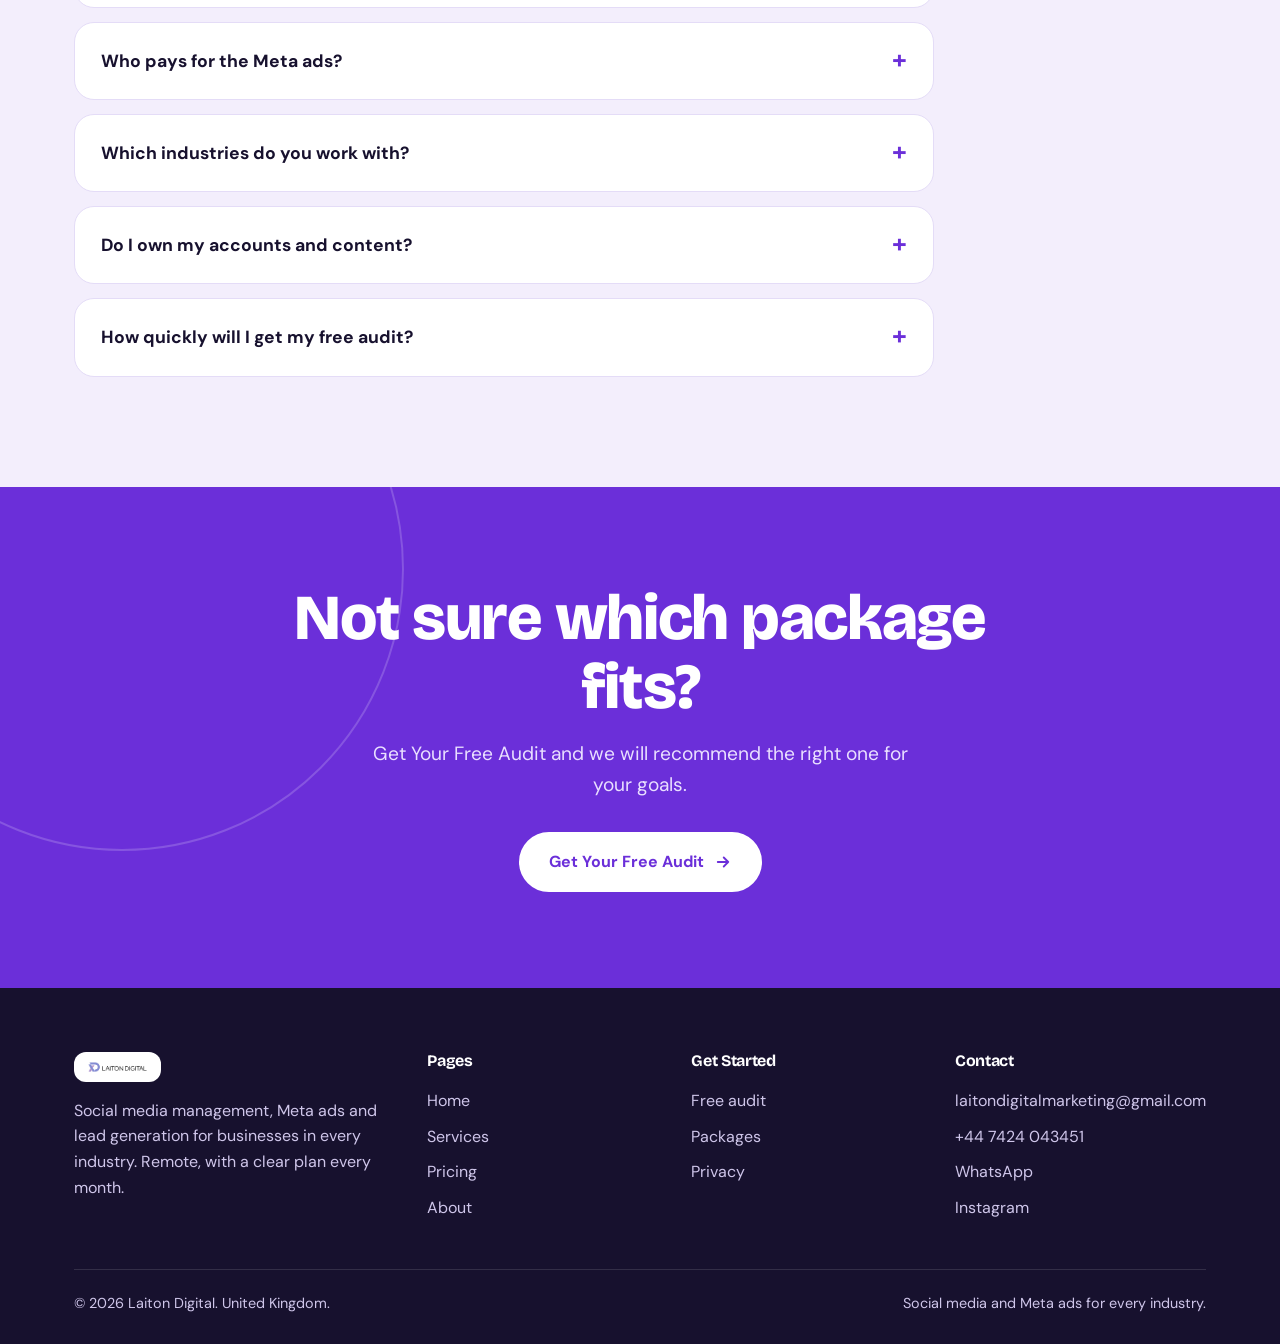
<file: pricing.html>
<!doctype html><html lang="en"><head><meta charset="utf-8"><meta name="viewport" content="width=device-width,initial-scale=1">
<title>Pricing | Laiton Digital</title><meta name="description" content="Clear social media and Meta ads packages from £350 a month. Start with one month."><meta name="theme-color" content="#6B2FD9">
<meta property="og:title" content="Pricing | Laiton Digital"><meta property="og:description" content="Clear social media and Meta ads packages from £350 a month. Start with one month."><meta property="og:type" content="website">
<link rel="icon" href="logo.png"><link rel="preconnect" href="https://fonts.googleapis.com"><link rel="preconnect" href="https://fonts.gstatic.com" crossorigin>
<link href="https://fonts.googleapis.com/css2?family=Bricolage+Grotesque:opsz,wght@12..96,600;12..96,700;12..96,800&family=DM+Sans:wght@400;500;600;700&display=swap" rel="stylesheet">
<link rel="stylesheet" href="style.css"></head><body>
<header class="site"><div class="wrap nav"><a href="index.html"><img src="logo.png" alt="Laiton Digital"></a>
<button class="burger" aria-label="Menu"><span></span><span></span><span></span></button>
<ul><li><a class="l" href="index.html">Home</a></li><li><a class="l" href="services.html">Services</a></li><li><a class="l on" href="pricing.html">Pricing</a></li><li><a class="l" href="about.html">About</a></li><li><a class="btn sm" href="free-audit.html">Free audit</a></li></ul></div></header>
<section class="page-hero"><div class="wrap"><span class="eyebrow" style="background:rgba(255,255,255,.16);color:#fff">Pricing</span><h1>Simple pricing. Zero guesswork.</h1><p>Start with one month. Commit longer and save up to 15%.</p></div></section>
<section class="s"><div class="wrap"><div class="toggle reveal"><button data-c="usd" class="on">$ USD</button><button data-c="gbp">£ GBP</button></div><div class="plans"><div class="plan reveal"><h3>Starter</h3><div class="price"><span data-gbp="£350" data-usd="$450">$450</span> <small>/ month</small></div><p class="d">A consistent, professional presence.</p><ul><li>8 posts a month</li><li>Content planning</li><li>Branded graphics and captions</li><li>Scheduling and publishing</li><li>Monthly performance report</li></ul><a class="btn ghost" href="free-audit.html">Get Started</a></div><div class="plan reveal"><h3>Growth</h3><div class="price"><span data-gbp="£550" data-usd="$700">$700</span> <small>/ month</small></div><p class="d">More content and more engagement.</p><ul><li>12 posts and 4 story designs</li><li>Detailed content strategy</li><li>Basic community management</li><li>Scheduling and publishing</li><li>Monthly insights and recommendations</li></ul><a class="btn ghost" href="free-audit.html">Get Started</a></div><div class="plan pop reveal"><span class=tag>MOST POPULAR</span><h3>Growth + Ads</h3><div class="price"><span data-gbp="£800" data-usd="$1,000">$1,000</span> <small>/ month</small></div><p class="d">Content plus lead-generating ads.</p><ul><li>Everything in Growth</li><li>Meta lead campaign setup</li><li>Audience targeting</li><li>Up to 2 new ad creatives a month</li><li>Optimization and ad reporting</li></ul><a class="btn" href="free-audit.html">Get Started</a></div><div class="plan reveal"><h3>Lead Ads Only</h3><div class="price"><span data-gbp="£450" data-usd="$575">$575</span> <small>/ month</small></div><p class="d">For teams that manage their own content.</p><ul><li>Meta lead campaign setup</li><li>Audience targeting</li><li>Up to 2 new ad creatives a month</li><li>Optimization and reporting</li></ul><a class="btn ghost" href="free-audit.html">Get Started</a></div></div>
<p style="color:var(--mut);margin-top:22px">Monthly management fees shown. Ad spend is paid separately, directly to Meta. We recommend at least <b data-gbp="£300" data-usd="$400">$400</b> a month for the ads packages.</p></div></section>
<section class="s lil"><div class="wrap"><div class="sh reveal"><span class="eyebrow">Save more</span><h2>Commit longer, pay less.</h2></div>
<table class="disc reveal"><tr><th>Commitment</th><th>Discount on monthly fee</th></tr><tr><td>1 month</td><td>Start with no discount, no pressure</td></tr><tr><td>2 months</td><td>5% off</td></tr><tr><td>3 months</td><td>10% off</td></tr><tr><td>6 months</td><td>15% off</td></tr></table></div></section>
<section class="s"><div class="wrap"><div class="found reveal"><div><span class="eyebrow">Founding clients</span><h2>3 founding spots. 15% off your first 3 months.</h2><p>In return, we ask for a short testimonial, a case study and permission to share your results. A fair swap for early clients who help us grow.</p><p><a class="btn white" style="margin-top:12px" href="free-audit.html">Claim a founding spot <svg viewBox="0 0 24 24" fill="none" stroke="currentColor" stroke-width="2.4" stroke-linecap="round" stroke-linejoin="round"><path d="M5 12h14M13 6l6 6-6 6"/></svg></a></p></div><div class="spots"><div><span><b>1</b>Open</span></div><div><span><b>2</b>Open</span></div><div><span><b>3</b>Open</span></div></div></div></div></section>
<section class="s lil"><div class="wrap"><div class="sh reveal"><span class="eyebrow">Questions</span><h2>Before you decide.</h2></div><div class="faq"><details><summary>Do I have to sign a long contract?</summary><p>No. You can start with a single month. If you commit to 2, 3 or 6 months, you get 5%, 10% or 15% off the monthly fee. Everything is covered in a short written agreement.</p></details><details><summary>Do you guarantee results?</summary><p>No honest agency can guarantee sales. What we commit to is the plan, the work and clear monthly reporting, so you always know what is working and what we are changing.</p></details><details><summary>Who pays for the Meta ads?</summary><p>Ad spend is paid directly to Meta from your own ad account, separate from our monthly fee. We recommend at least $400 a month for the ads packages so there is enough budget to test and learn.</p></details><details><summary>Which industries do you work with?</summary><p>All of them. If your customers find you on Facebook or Instagram, we can help. We tailor the content and offer to your business, not the other way round.</p></details><details><summary>Do I own my accounts and content?</summary><p>Yes. Your accounts stay in your name and you keep ownership of the content we create for you.</p></details><details><summary>How quickly will I get my free audit?</summary><p>Send us your page and we will get back to you within 24 hours with three clear ideas to improve it.</p></details></div></div></section><section class="cta"><div class="wrap reveal"><h2>Not sure which package fits?</h2><p>Get Your Free Audit and we will recommend the right one for your goals.</p><a class="btn white" href="free-audit.html">Get Your Free Audit <svg viewBox="0 0 24 24" fill="none" stroke="currentColor" stroke-width="2.4" stroke-linecap="round" stroke-linejoin="round"><path d="M5 12h14M13 6l6 6-6 6"/></svg></a></div></section>
<footer class="site"><div class="wrap"><div class="fgrid"><div><img src="logo.png" alt="Laiton Digital"><p>Social media management, Meta ads and lead generation for businesses in every industry. Remote, with a clear plan every month.</p></div>
<div><h4>Pages</h4><a href="index.html">Home</a><a href="services.html">Services</a><a href="pricing.html">Pricing</a><a href="about.html">About</a></div>
<div><h4>Get Started</h4><a href="free-audit.html">Free audit</a><a href="pricing.html">Packages</a><a href="privacy.html">Privacy</a></div>
<div><h4>Contact</h4><a href="mailto:laitondigitalmarketing@gmail.com">laitondigitalmarketing@gmail.com</a><a href="tel:+447424043451">+44 7424 043451</a><a href="https://wa.me/447424043451">WhatsApp</a><a href="https://www.instagram.com/laiton_digital/">Instagram</a></div></div>
<div class="fbot"><span>&copy; 2026 Laiton Digital. United Kingdom.</span><span>Social media and Meta ads for every industry.</span></div></div></footer>
<script src="script.js"></script></body></html>
</file>
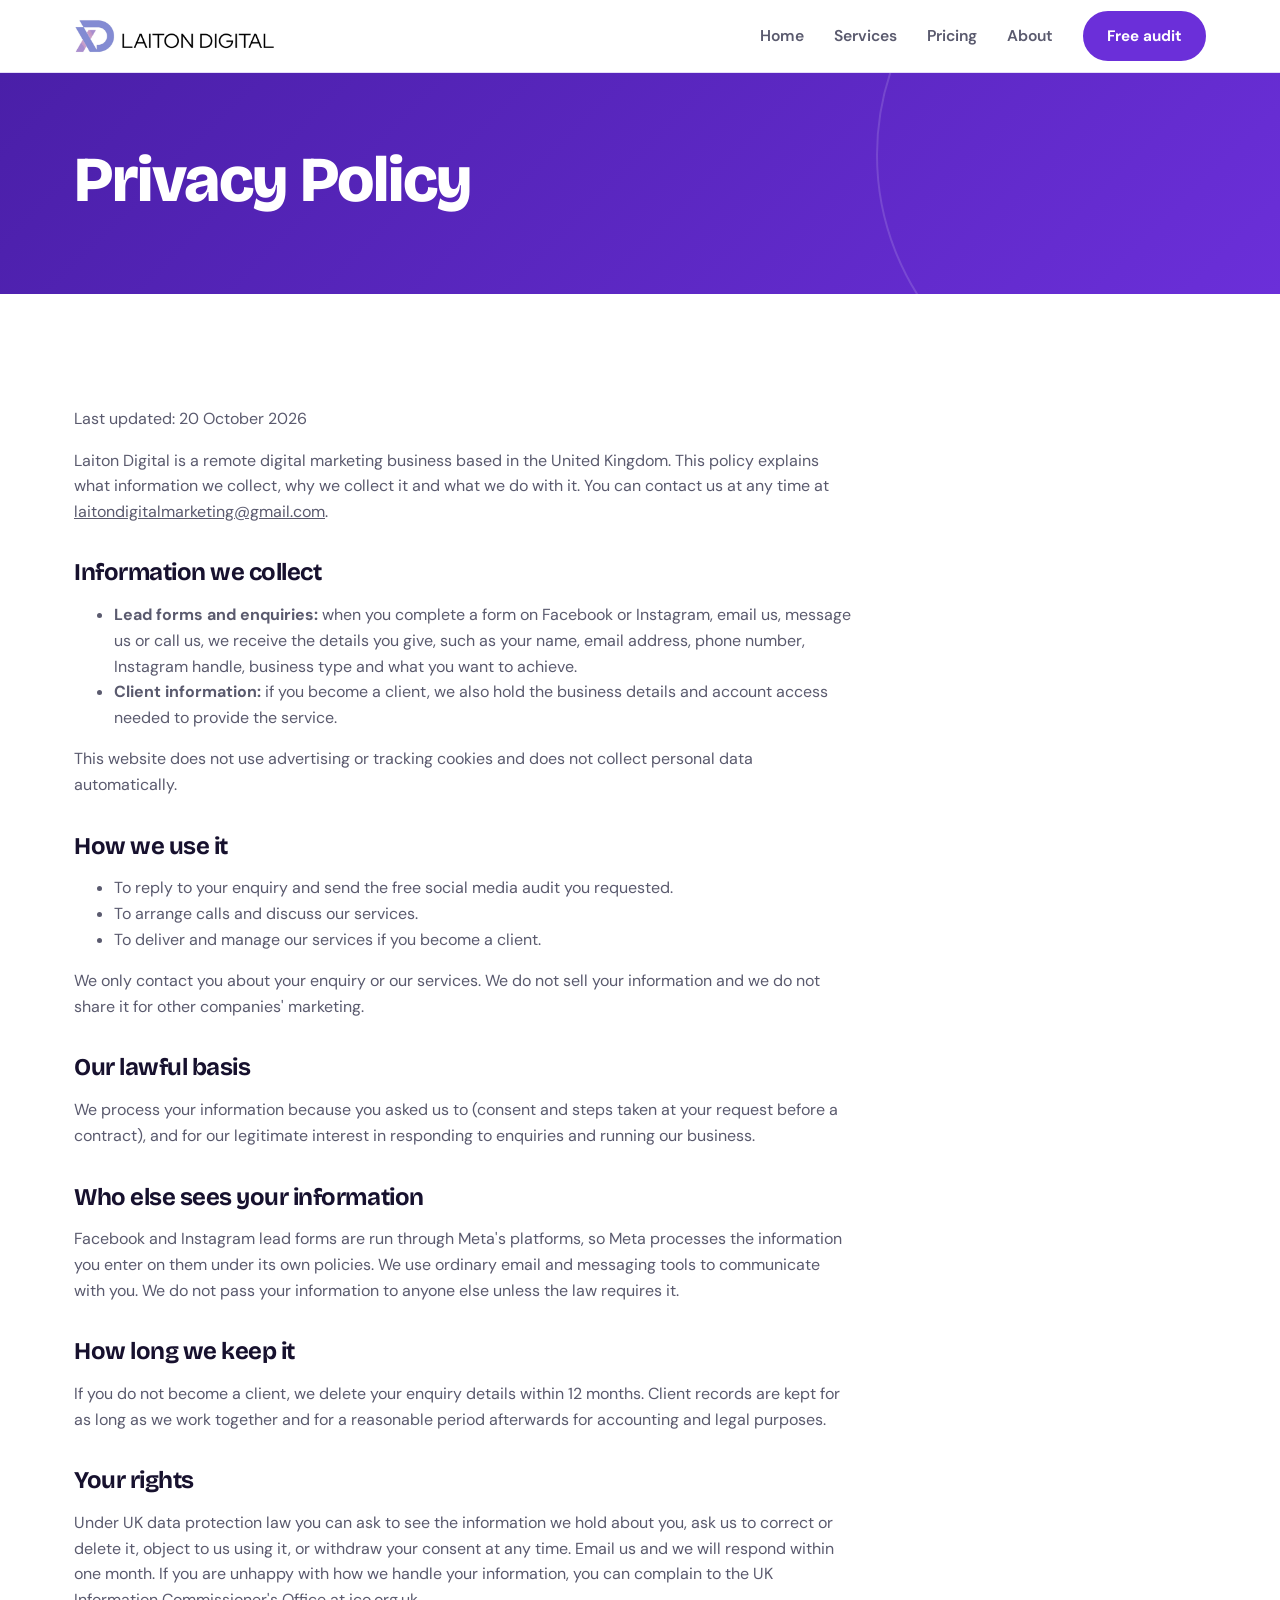
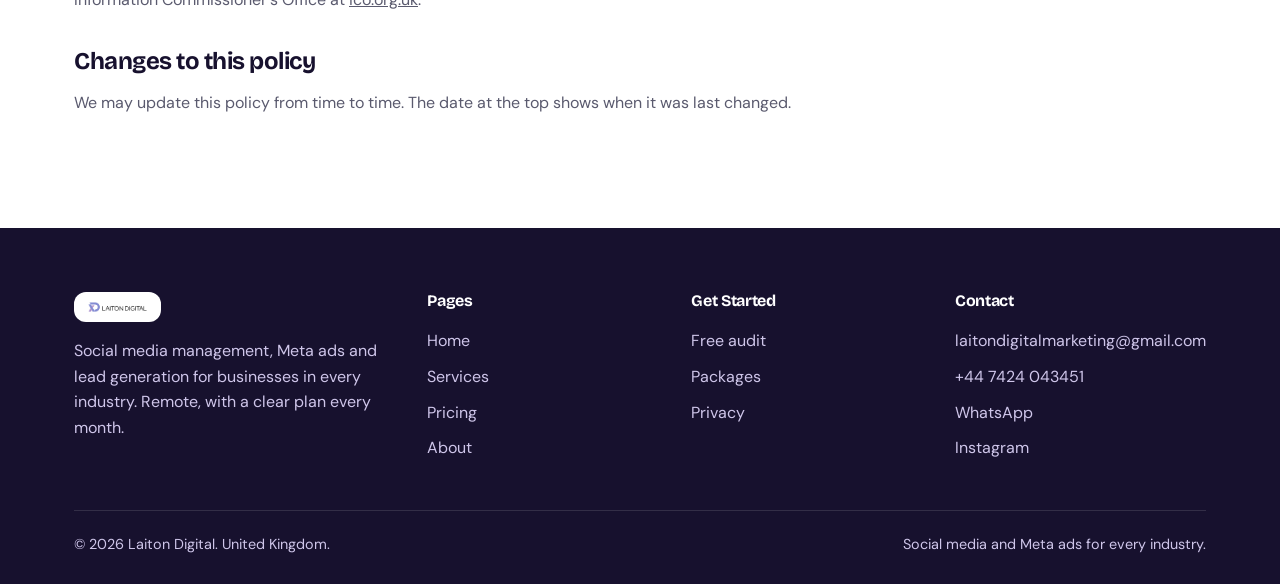
<file: privacy.html>
<!doctype html><html lang="en"><head><meta charset="utf-8"><meta name="viewport" content="width=device-width,initial-scale=1">
<title>Privacy Policy | Laiton Digital</title><meta name="description" content="How Laiton Digital collects, uses and protects your information."><meta name="theme-color" content="#6B2FD9">
<meta property="og:title" content="Privacy Policy | Laiton Digital"><meta property="og:description" content="How Laiton Digital collects, uses and protects your information."><meta property="og:type" content="website">
<link rel="icon" href="logo.png"><link rel="preconnect" href="https://fonts.googleapis.com"><link rel="preconnect" href="https://fonts.gstatic.com" crossorigin>
<link href="https://fonts.googleapis.com/css2?family=Bricolage+Grotesque:opsz,wght@12..96,600;12..96,700;12..96,800&family=DM+Sans:wght@400;500;600;700&display=swap" rel="stylesheet">
<link rel="stylesheet" href="style.css"></head><body>
<header class="site"><div class="wrap nav"><a href="index.html"><img src="logo.png" alt="Laiton Digital"></a>
<button class="burger" aria-label="Menu"><span></span><span></span><span></span></button>
<ul><li><a class="l" href="index.html">Home</a></li><li><a class="l" href="services.html">Services</a></li><li><a class="l" href="pricing.html">Pricing</a></li><li><a class="l" href="about.html">About</a></li><li><a class="btn sm" href="free-audit.html">Free audit</a></li></ul></div></header>
<section class="page-hero"><div class="wrap"><h1>Privacy Policy</h1></div></section><section class="s"><div class="wrap"><div class="prose">

<p class="date">Last updated: 20 October 2026</p>
<p>Laiton Digital is a remote digital marketing business based in the United Kingdom. This policy explains what information we collect, why we collect it and what we do with it. You can contact us at any time at <a href="mailto:laitondigitalmarketing@gmail.com">laitondigitalmarketing@gmail.com</a>.</p>

<h2>Information we collect</h2>
<ul>
<li><strong>Lead forms and enquiries:</strong> when you complete a form on Facebook or Instagram, email us, message us or call us, we receive the details you give, such as your name, email address, phone number, Instagram handle, business type and what you want to achieve.</li>
<li><strong>Client information:</strong> if you become a client, we also hold the business details and account access needed to provide the service.</li>
</ul>
<p>This website does not use advertising or tracking cookies and does not collect personal data automatically.</p>

<h2>How we use it</h2>
<ul>
<li>To reply to your enquiry and send the free social media audit you requested.</li>
<li>To arrange calls and discuss our services.</li>
<li>To deliver and manage our services if you become a client.</li>
</ul>
<p>We only contact you about your enquiry or our services. We do not sell your information and we do not share it for other companies' marketing.</p>

<h2>Our lawful basis</h2>
<p>We process your information because you asked us to (consent and steps taken at your request before a contract), and for our legitimate interest in responding to enquiries and running our business.</p>

<h2>Who else sees your information</h2>
<p>Facebook and Instagram lead forms are run through Meta's platforms, so Meta processes the information you enter on them under its own policies. We use ordinary email and messaging tools to communicate with you. We do not pass your information to anyone else unless the law requires it.</p>

<h2>How long we keep it</h2>
<p>If you do not become a client, we delete your enquiry details within 12 months. Client records are kept for as long as we work together and for a reasonable period afterwards for accounting and legal purposes.</p>

<h2>Your rights</h2>
<p>Under UK data protection law you can ask to see the information we hold about you, ask us to correct or delete it, object to us using it, or withdraw your consent at any time. Email us and we will respond within one month. If you are unhappy with how we handle your information, you can complain to the UK Information Commissioner's Office at <a href="https://ico.org.uk">ico.org.uk</a>.</p>

<h2>Changes to this policy</h2>
<p>We may update this policy from time to time. The date at the top shows when it was last changed.</p>
</div></div></section>
<footer class="site"><div class="wrap"><div class="fgrid"><div><img src="logo.png" alt="Laiton Digital"><p>Social media management, Meta ads and lead generation for businesses in every industry. Remote, with a clear plan every month.</p></div>
<div><h4>Pages</h4><a href="index.html">Home</a><a href="services.html">Services</a><a href="pricing.html">Pricing</a><a href="about.html">About</a></div>
<div><h4>Get Started</h4><a href="free-audit.html">Free audit</a><a href="pricing.html">Packages</a><a href="privacy.html">Privacy</a></div>
<div><h4>Contact</h4><a href="mailto:laitondigitalmarketing@gmail.com">laitondigitalmarketing@gmail.com</a><a href="tel:+447424043451">+44 7424 043451</a><a href="https://wa.me/447424043451">WhatsApp</a><a href="https://www.instagram.com/laiton_digital/">Instagram</a></div></div>
<div class="fbot"><span>&copy; 2026 Laiton Digital. United Kingdom.</span><span>Social media and Meta ads for every industry.</span></div></div></footer>
<script src="script.js"></script></body></html>
</file>
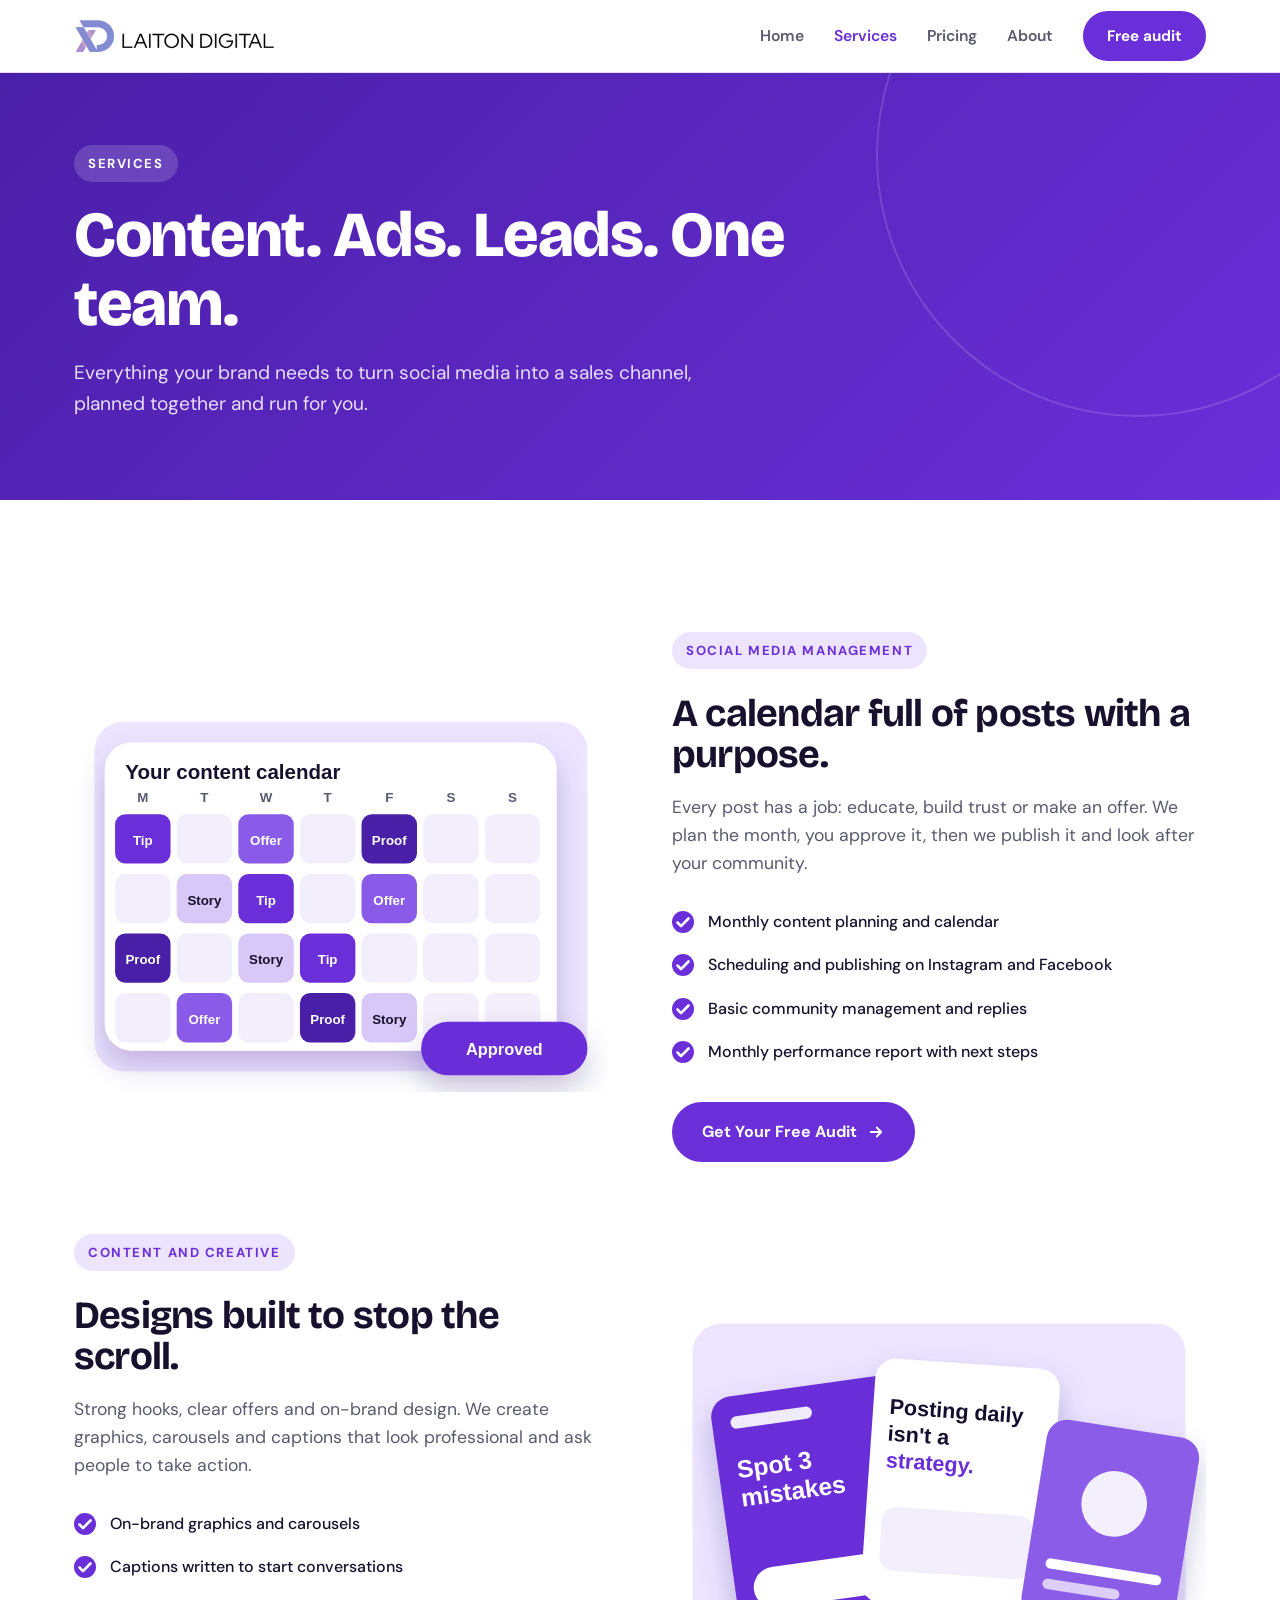
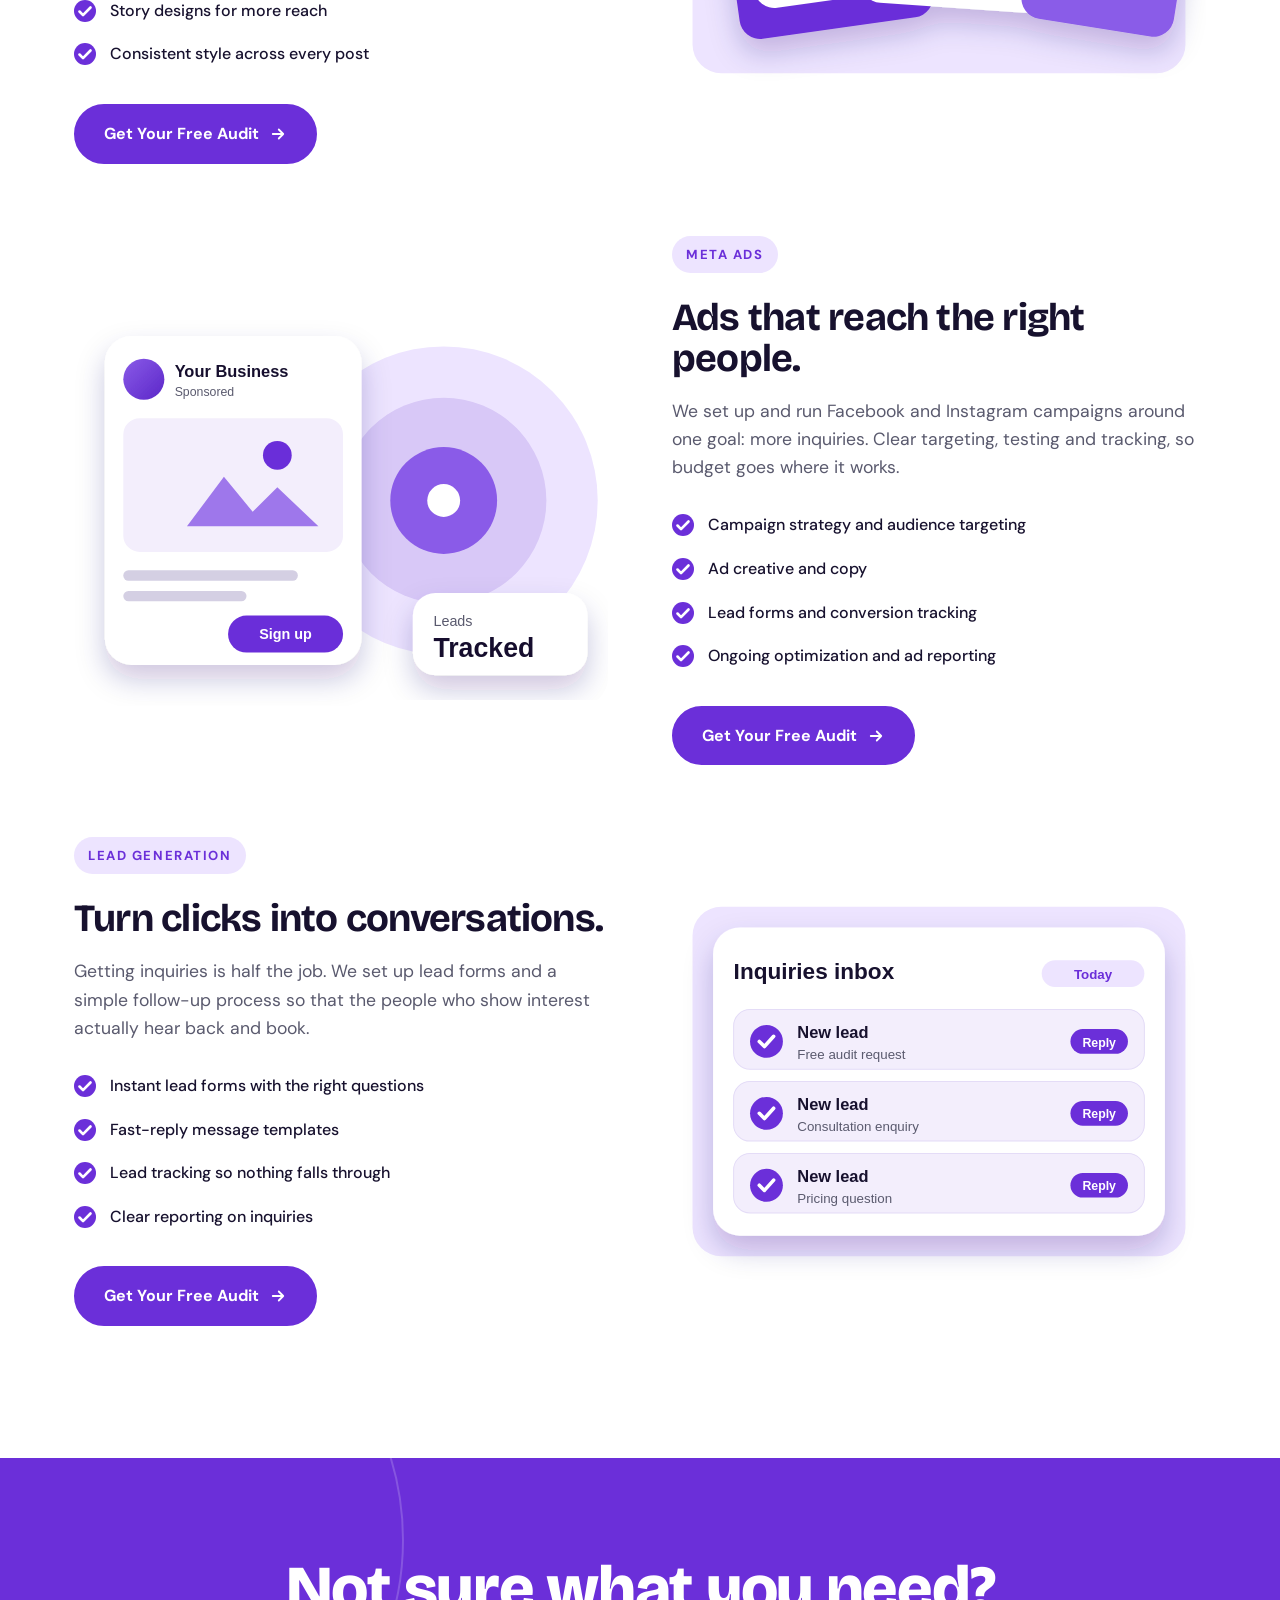
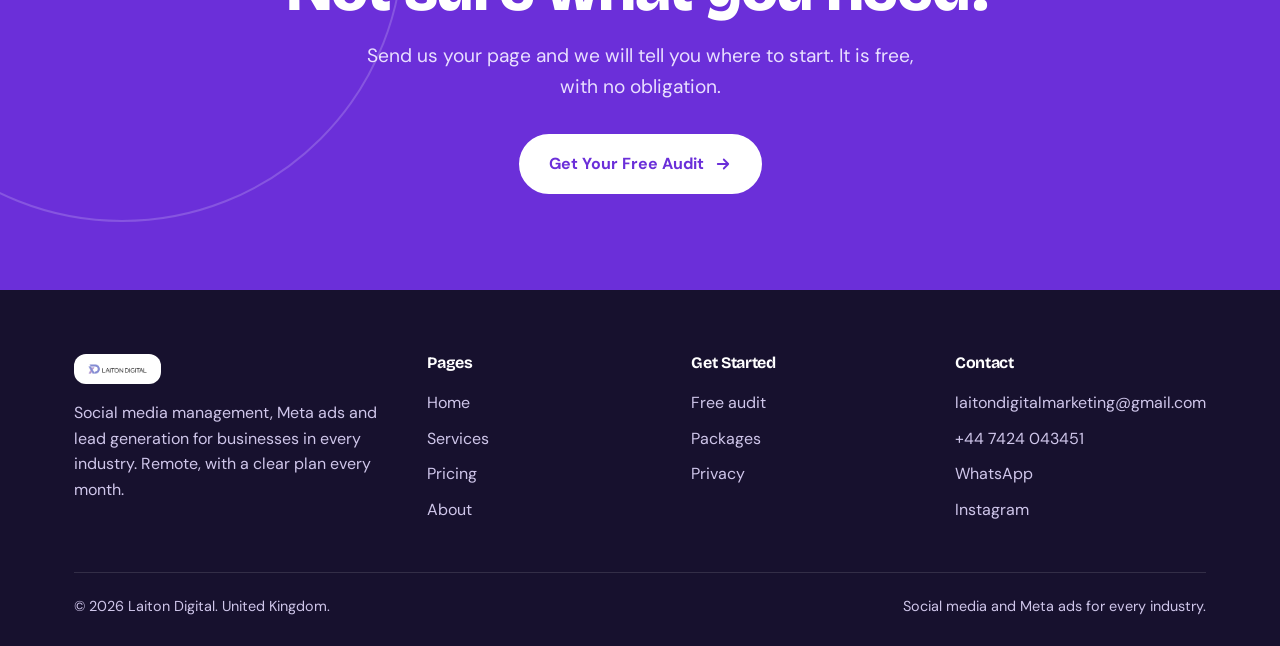
<file: services.html>
<!doctype html><html lang="en"><head><meta charset="utf-8"><meta name="viewport" content="width=device-width,initial-scale=1">
<title>Services | Laiton Digital</title><meta name="description" content="Social media management, content and creative, Meta ads and lead generation."><meta name="theme-color" content="#6B2FD9">
<meta property="og:title" content="Services | Laiton Digital"><meta property="og:description" content="Social media management, content and creative, Meta ads and lead generation."><meta property="og:type" content="website">
<link rel="icon" href="logo.png"><link rel="preconnect" href="https://fonts.googleapis.com"><link rel="preconnect" href="https://fonts.gstatic.com" crossorigin>
<link href="https://fonts.googleapis.com/css2?family=Bricolage+Grotesque:opsz,wght@12..96,600;12..96,700;12..96,800&family=DM+Sans:wght@400;500;600;700&display=swap" rel="stylesheet">
<link rel="stylesheet" href="style.css"></head><body>
<header class="site"><div class="wrap nav"><a href="index.html"><img src="logo.png" alt="Laiton Digital"></a>
<button class="burger" aria-label="Menu"><span></span><span></span><span></span></button>
<ul><li><a class="l" href="index.html">Home</a></li><li><a class="l on" href="services.html">Services</a></li><li><a class="l" href="pricing.html">Pricing</a></li><li><a class="l" href="about.html">About</a></li><li><a class="btn sm" href="free-audit.html">Free audit</a></li></ul></div></header>
<section class="page-hero"><div class="wrap"><span class="eyebrow" style="background:rgba(255,255,255,.16);color:#fff">Services</span><h1>Content. Ads. Leads. One team.</h1><p>Everything your brand needs to turn social media into a sales channel, planned together and run for you.</p></div></section>
<section class="s"><div class="wrap">
<div class="split"><div class="art reveal"><img src="assets/svc-social.svg" alt="A calendar full of posts with a purpose."></div><div class="reveal"><span class="eyebrow">Social media management</span><h3>A calendar full of posts with a purpose.</h3><p>Every post has a job: educate, build trust or make an offer. We plan the month, you approve it, then we publish it and look after your community.</p><ul><li>Monthly content planning and calendar</li><li>Scheduling and publishing on Instagram and Facebook</li><li>Basic community management and replies</li><li>Monthly performance report with next steps</li></ul><a class="btn" href="free-audit.html">Get Your Free Audit <svg viewBox="0 0 24 24" fill="none" stroke="currentColor" stroke-width="2.4" stroke-linecap="round" stroke-linejoin="round"><path d="M5 12h14M13 6l6 6-6 6"/></svg></a></div></div>
<div class="split rev"><div class="art reveal"><img src="assets/svc-content.svg" alt="Designs built to stop the scroll."></div><div class="reveal"><span class="eyebrow">Content and creative</span><h3>Designs built to stop the scroll.</h3><p>Strong hooks, clear offers and on-brand design. We create graphics, carousels and captions that look professional and ask people to take action.</p><ul><li>On-brand graphics and carousels</li><li>Captions written to start conversations</li><li>Story designs for more reach</li><li>Consistent style across every post</li></ul><a class="btn" href="free-audit.html">Get Your Free Audit <svg viewBox="0 0 24 24" fill="none" stroke="currentColor" stroke-width="2.4" stroke-linecap="round" stroke-linejoin="round"><path d="M5 12h14M13 6l6 6-6 6"/></svg></a></div></div>
<div class="split"><div class="art reveal"><img src="assets/svc-ads.svg" alt="Ads that reach the right people."></div><div class="reveal"><span class="eyebrow">Meta ads</span><h3>Ads that reach the right people.</h3><p>We set up and run Facebook and Instagram campaigns around one goal: more inquiries. Clear targeting, testing and tracking, so budget goes where it works.</p><ul><li>Campaign strategy and audience targeting</li><li>Ad creative and copy</li><li>Lead forms and conversion tracking</li><li>Ongoing optimization and ad reporting</li></ul><a class="btn" href="free-audit.html">Get Your Free Audit <svg viewBox="0 0 24 24" fill="none" stroke="currentColor" stroke-width="2.4" stroke-linecap="round" stroke-linejoin="round"><path d="M5 12h14M13 6l6 6-6 6"/></svg></a></div></div>
<div class="split rev"><div class="art reveal"><img src="assets/svc-leads.svg" alt="Turn clicks into conversations."></div><div class="reveal"><span class="eyebrow">Lead generation</span><h3>Turn clicks into conversations.</h3><p>Getting inquiries is half the job. We set up lead forms and a simple follow-up process so that the people who show interest actually hear back and book.</p><ul><li>Instant lead forms with the right questions</li><li>Fast-reply message templates</li><li>Lead tracking so nothing falls through</li><li>Clear reporting on inquiries</li></ul><a class="btn" href="free-audit.html">Get Your Free Audit <svg viewBox="0 0 24 24" fill="none" stroke="currentColor" stroke-width="2.4" stroke-linecap="round" stroke-linejoin="round"><path d="M5 12h14M13 6l6 6-6 6"/></svg></a></div></div>
</div></section><section class="cta"><div class="wrap reveal"><h2>Not sure what you need?</h2><p>Send us your page and we will tell you where to start. It is free, with no obligation.</p><a class="btn white" href="free-audit.html">Get Your Free Audit <svg viewBox="0 0 24 24" fill="none" stroke="currentColor" stroke-width="2.4" stroke-linecap="round" stroke-linejoin="round"><path d="M5 12h14M13 6l6 6-6 6"/></svg></a></div></section>
<footer class="site"><div class="wrap"><div class="fgrid"><div><img src="logo.png" alt="Laiton Digital"><p>Social media management, Meta ads and lead generation for businesses in every industry. Remote, with a clear plan every month.</p></div>
<div><h4>Pages</h4><a href="index.html">Home</a><a href="services.html">Services</a><a href="pricing.html">Pricing</a><a href="about.html">About</a></div>
<div><h4>Get Started</h4><a href="free-audit.html">Free audit</a><a href="pricing.html">Packages</a><a href="privacy.html">Privacy</a></div>
<div><h4>Contact</h4><a href="mailto:laitondigitalmarketing@gmail.com">laitondigitalmarketing@gmail.com</a><a href="tel:+447424043451">+44 7424 043451</a><a href="https://wa.me/447424043451">WhatsApp</a><a href="https://www.instagram.com/laiton_digital/">Instagram</a></div></div>
<div class="fbot"><span>&copy; 2026 Laiton Digital. United Kingdom.</span><span>Social media and Meta ads for every industry.</span></div></div></footer>
<script src="script.js"></script></body></html>
</file>
<file: style.css>
:root{--p:#6B2FD9;--p2:#8A5BE8;--deep:#4A1FA8;--ink:#17112E;--mut:#5A5A6E;--lil:#F3EEFC;--soft:#EDE4FF;--line:#E4DCF7;--r:24px;--max:1180px}
*{box-sizing:border-box}html{scroll-behavior:smooth}
body{margin:0;font-family:"DM Sans",Inter,system-ui,-apple-system,"Segoe UI",Roboto,sans-serif;color:var(--ink);background:#fff;line-height:1.6;-webkit-font-smoothing:antialiased}
h1,h2,h3,h4{font-family:"Bricolage Grotesque","DM Sans",system-ui,sans-serif;line-height:1.08;margin:0;letter-spacing:-.02em}
img{max-width:100%;display:block}a{color:inherit}
.wrap{max-width:var(--max);margin:0 auto;padding:0 24px}
.eyebrow{display:inline-block;font-weight:700;font-size:.82rem;letter-spacing:.12em;text-transform:uppercase;color:var(--p);background:var(--soft);padding:8px 14px;border-radius:99px;margin-bottom:18px}
.dark .eyebrow{background:rgba(255,255,255,.14);color:#fff}
/* header */
header.site{position:sticky;top:0;z-index:50;background:rgba(255,255,255,.92);backdrop-filter:blur(14px);border-bottom:1px solid var(--line)}
.nav{display:flex;align-items:center;justify-content:space-between;height:72px}
.nav img{height:34px}.nav ul{display:flex;gap:30px;list-style:none;margin:0;padding:0;align-items:center}
.nav a.l{text-decoration:none;font-weight:600;color:var(--mut);font-size:.98rem}.nav a.l:hover,.nav a.l.on{color:var(--p)}
.burger{display:none;background:none;border:0;padding:8px;cursor:pointer}.burger span{display:block;width:26px;height:3px;background:var(--ink);margin:5px 0;border-radius:2px}
.btn{display:inline-flex;align-items:center;gap:10px;font-family:inherit;font-weight:700;font-size:1rem;padding:15px 28px;border-radius:99px;text-decoration:none;border:2px solid var(--p);background:var(--p);color:#fff;cursor:pointer;transition:.2s transform,.2s box-shadow}
.btn:hover{transform:translateY(-2px);box-shadow:0 12px 28px rgba(107,47,217,.35)}
.btn.ghost{background:transparent;color:var(--p)}.btn.white{background:#fff;color:var(--p);border-color:#fff}.btn.ghostw{background:transparent;border-color:rgba(255,255,255,.6);color:#fff}
.btn.sm{padding:11px 22px;font-size:.95rem}
.btn svg{width:18px;height:18px}
/* hero */
.hero{background:linear-gradient(135deg,#4A1FA8 0%,#6B2FD9 55%,#8A5BE8 100%);color:#fff;position:relative;overflow:hidden}
.hero:before,.hero:after{content:"";position:absolute;border:2px solid rgba(255,255,255,.14);border-radius:50%}
.hero:before{width:620px;height:620px;right:-160px;top:-200px}.hero:after{width:420px;height:420px;left:-140px;bottom:-200px}
.hero .grid{display:grid;grid-template-columns:1.08fr .92fr;gap:40px;align-items:center;padding:84px 0 96px;position:relative;z-index:1}
.hero h1{font-size:clamp(2.7rem,6vw,5.2rem);font-weight:800}
.hero h1 em{font-style:normal;background:#fff;color:var(--p);padding:0 .18em;border-radius:.18em;display:inline-block;transform:rotate(-1.5deg)}
.hero p.lead{font-size:1.25rem;color:#E9DFFF;max-width:560px;margin:24px 0 32px}
.cta-row{display:flex;gap:14px;flex-wrap:wrap}
.ticks{display:flex;gap:22px;flex-wrap:wrap;margin-top:30px;color:#E9DFFF;font-weight:600;font-size:.95rem}
.ticks span:before{content:"";display:inline-block;width:10px;height:10px;border-radius:50%;background:#fff;margin-right:9px}
.hero-art img{width:100%;max-width:560px;margin-left:auto;animation:float 6s ease-in-out infinite}
@keyframes float{50%{transform:translateY(-12px)}}
.page-hero{background:linear-gradient(135deg,#4A1FA8,#6B2FD9);color:#fff;padding:72px 0 80px;position:relative;overflow:hidden}
.page-hero:after{content:"";position:absolute;width:520px;height:520px;border:2px solid rgba(255,255,255,.14);border-radius:50%;right:-120px;top:-180px}
.page-hero h1{font-size:clamp(2.4rem,5vw,4.2rem);font-weight:800;max-width:860px;position:relative;z-index:1}
.page-hero p{font-size:1.2rem;color:#E9DFFF;max-width:640px;margin:20px 0 0;position:relative;z-index:1}
/* marquee */
.band{background:var(--ink);color:#fff;overflow:hidden;white-space:nowrap}
.band .track{display:inline-block;padding:18px 0;animation:mq 28s linear infinite;font-family:"Bricolage Grotesque",sans-serif;font-weight:700;font-size:1.15rem}
.band span{margin:0 26px}.band span:after{content:"✦";margin-left:52px;color:var(--p2)}
@keyframes mq{to{transform:translateX(-50%)}}
/* sections */
section.s{padding:96px 0}.s.lil{background:var(--lil)}.s.dark{background:var(--ink);color:#fff}
.sh{max-width:760px;margin:0 0 52px}.sh h2{font-size:clamp(2rem,4vw,3.3rem);font-weight:800}.sh p{font-size:1.15rem;color:var(--mut);margin:16px 0 0}.dark .sh p{color:#CFC6EA}
.cards{display:grid;grid-template-columns:repeat(3,1fr);gap:24px}
.card{background:#fff;border:1px solid var(--line);border-radius:var(--r);padding:34px;transition:.25s transform,.25s box-shadow}
.card:hover{transform:translateY(-6px);box-shadow:0 22px 50px rgba(74,31,168,.14)}
.card h3{font-size:1.45rem;margin:14px 0 10px}.card p{color:var(--mut);margin:0}
.ico{width:54px;height:54px;border-radius:16px;background:var(--p);display:grid;place-items:center}.ico svg{width:28px;height:28px;stroke:#fff;fill:none;stroke-width:2;stroke-linecap:round;stroke-linejoin:round}
.pain .card{border-top:5px solid var(--p)}.pain .say{font-weight:700;color:var(--ink);font-size:1.15rem;margin-bottom:8px}.pain .fix{margin-top:14px;color:var(--p);font-weight:700}
.svc{display:grid;grid-template-columns:repeat(4,1fr);gap:22px}
.svc .card{padding:0;overflow:hidden}.svc .card img{width:100%;background:var(--soft)}.svc .card div{padding:26px}
.svc h3{font-size:1.3rem}.svc .more{display:inline-block;margin-top:14px;font-weight:700;color:var(--p);text-decoration:none}
.steps{display:grid;grid-template-columns:repeat(5,1fr);gap:18px;counter-reset:s}
.step{background:#fff;border:1px solid var(--line);border-radius:var(--r);padding:26px;position:relative}
.step:before{counter-increment:s;content:counter(s);display:grid;place-items:center;width:44px;height:44px;border-radius:50%;background:var(--p);color:#fff;font-weight:800;margin-bottom:16px}
.step h3{font-size:1.15rem;margin-bottom:8px}.step p{margin:0;color:var(--mut);font-size:.96rem}
.chips{display:grid;grid-template-columns:repeat(4,1fr);gap:16px}
.chip{background:#fff;border:1px solid var(--line);border-radius:20px;padding:22px;font-weight:700;display:flex;align-items:center;gap:14px}
.chip i{width:42px;height:42px;border-radius:14px;background:var(--soft);display:grid;place-items:center;flex:none}.chip svg{width:22px;height:22px;stroke:var(--p);fill:none;stroke-width:2;stroke-linecap:round;stroke-linejoin:round}
.plans{display:grid;grid-template-columns:repeat(4,1fr);gap:20px;align-items:stretch}
.plan{background:#fff;border:1px solid var(--line);border-radius:var(--r);padding:30px;display:flex;flex-direction:column;position:relative}
.plan.pop{border:2px solid var(--p);box-shadow:0 24px 60px rgba(107,47,217,.18)}
.plan .tag{position:absolute;top:-14px;left:26px;background:var(--p);color:#fff;font-weight:700;font-size:.78rem;padding:6px 14px;border-radius:99px;letter-spacing:.04em}
.plan h3{font-size:1.35rem}.plan .price{font-family:"Bricolage Grotesque",sans-serif;font-size:3rem;font-weight:800;margin:14px 0 2px}.plan .price small{font-size:1rem;font-weight:600;color:var(--mut)}
.plan p.d{color:var(--mut);margin:0 0 18px}.plan ul{list-style:none;padding:0;margin:0 0 24px;flex:1}
.plan li{padding:8px 0 8px 30px;position:relative;font-size:.97rem}.plan li:before{content:"";position:absolute;left:0;top:13px;width:18px;height:18px;border-radius:50%;background:var(--p) url("data:image/svg+xml,%3Csvg xmlns='http://www.w3.org/2000/svg' viewBox='0 0 20 20'%3E%3Cpath d='M5 10.5l3.2 3.2L15 6.8' stroke='white' stroke-width='2.4' fill='none' stroke-linecap='round' stroke-linejoin='round'/%3E%3C/svg%3E") center/contain no-repeat}
.plan .btn{justify-content:center}
.toggle{display:inline-flex;background:var(--soft);border-radius:99px;padding:5px;margin-bottom:34px}.toggle button{border:0;background:none;font:inherit;font-weight:700;padding:10px 22px;border-radius:99px;cursor:pointer;color:var(--mut)}.toggle button.on{background:var(--p);color:#fff}
table.disc{width:100%;border-collapse:collapse;background:#fff;border-radius:var(--r);overflow:hidden;border:1px solid var(--line)}table.disc th,table.disc td{padding:18px 24px;text-align:left;border-bottom:1px solid var(--line)}table.disc th{background:var(--soft)}table.disc tr:last-child td{border-bottom:0}
.found{background:linear-gradient(135deg,#4A1FA8,#6B2FD9);color:#fff;border-radius:32px;padding:56px;display:grid;grid-template-columns:1.3fr .7fr;gap:30px;align-items:center;position:relative;overflow:hidden}
.found h2{font-size:clamp(1.9rem,3.4vw,3rem)}.found p{color:#E9DFFF;font-size:1.1rem;margin:14px 0 0}
.spots{display:flex;gap:14px;justify-content:flex-end}.spots div{width:90px;height:110px;border-radius:22px;background:rgba(255,255,255,.14);border:2px dashed rgba(255,255,255,.5);display:grid;place-items:center;text-align:center;font-weight:700;font-size:.8rem}.spots b{font-family:"Bricolage Grotesque";font-size:2rem;display:block;line-height:1}
.split{display:grid;grid-template-columns:1fr 1fr;gap:64px;align-items:center;padding:36px 0}
.split.rev .art{order:2}.split h3{font-size:clamp(1.8rem,3vw,2.6rem);margin:6px 0 16px}.split p{color:var(--mut);font-size:1.1rem}
.split ul{list-style:none;padding:0;margin:22px 0 28px}.split li{padding:9px 0 9px 36px;position:relative;font-weight:500}
.split li:before{content:"";position:absolute;left:0;top:11px;width:22px;height:22px;border-radius:50%;background:var(--p) url("data:image/svg+xml,%3Csvg xmlns='http://www.w3.org/2000/svg' viewBox='0 0 20 20'%3E%3Cpath d='M5 10.5l3.2 3.2L15 6.8' stroke='white' stroke-width='2.4' fill='none' stroke-linecap='round' stroke-linejoin='round'/%3E%3C/svg%3E") center/contain no-repeat}
.art img{width:100%;border-radius:28px}
.faq{max-width:860px}.faq details{border:1px solid var(--line);border-radius:20px;padding:6px 26px;margin-bottom:14px;background:#fff}.faq summary{cursor:pointer;font-weight:700;font-size:1.1rem;padding:18px 0;list-style:none;display:flex;justify-content:space-between;gap:16px}
.faq summary::-webkit-details-marker{display:none}.faq summary:after{content:"+";font-size:1.6rem;color:var(--p);line-height:1}.faq details[open] summary:after{content:"–"}.faq details p{margin:0 0 20px;color:var(--mut)}
.cta{background:var(--p);color:#fff;text-align:center;padding:96px 0;position:relative;overflow:hidden}
.cta h2{font-size:clamp(2.2rem,5vw,4rem);font-weight:800;max-width:820px;margin:0 auto}.cta p{color:#E9DFFF;font-size:1.2rem;margin:18px auto 32px;max-width:560px}
.cta:before{content:"";position:absolute;width:560px;height:560px;border:2px solid rgba(255,255,255,.18);border-radius:50%;left:-160px;top:-200px}
.values{display:grid;grid-template-columns:repeat(3,1fr);gap:24px}
.form{background:#fff;border:1px solid var(--line);border-radius:28px;padding:36px;box-shadow:0 24px 60px rgba(74,31,168,.1)}
.form label{display:block;font-weight:700;margin:0 0 8px;font-size:.95rem}.form input,.form select,.form textarea{width:100%;font:inherit;padding:14px 16px;border:1.5px solid var(--line);border-radius:14px;margin-bottom:20px;background:#fff;color:var(--ink)}
.form input:focus,.form select:focus,.form textarea:focus{outline:none;border-color:var(--p);box-shadow:0 0 0 4px rgba(107,47,217,.14)}
.contact-grid{display:grid;grid-template-columns:1.1fr .9fr;gap:48px;align-items:start}
.cinfo .card{margin-bottom:16px;padding:26px}.cinfo h3{font-size:1.15rem;margin:0 0 6px}
footer.site{background:var(--ink);color:#CFC6EA;padding:64px 0 28px}
.fgrid{display:grid;grid-template-columns:1.4fr 1fr 1fr 1fr;gap:40px}.fgrid img{height:30px;background:#fff;padding:10px 14px;border-radius:12px;margin-bottom:16px}
.fgrid h4{color:#fff;font-size:1rem;margin-bottom:14px}.fgrid a{display:block;color:#CFC6EA;text-decoration:none;padding:5px 0}.fgrid a:hover{color:#fff}
.fbot{border-top:1px solid rgba(255,255,255,.12);margin-top:44px;padding-top:22px;font-size:.9rem;display:flex;justify-content:space-between;gap:16px;flex-wrap:wrap}
.prose{max-width:780px}.prose h2{font-size:1.5rem;margin:36px 0 10px}.prose p,.prose li{color:var(--mut)}
.reveal{opacity:0;transform:translateY(24px);transition:.7s}.reveal.in{opacity:1;transform:none}
@media(max-width:980px){.hero .grid,.split,.contact-grid,.found{grid-template-columns:1fr}.split.rev .art{order:0}.cards,.values{grid-template-columns:1fr}.svc,.plans{grid-template-columns:1fr 1fr}.steps{grid-template-columns:1fr 1fr}.chips{grid-template-columns:1fr 1fr}.fgrid{grid-template-columns:1fr 1fr}.hero-art img{margin:0 auto;max-width:420px}.spots{justify-content:flex-start}
.burger{display:block}.nav ul{position:absolute;top:72px;left:0;right:0;background:#fff;flex-direction:column;padding:18px 24px 26px;gap:18px;border-bottom:1px solid var(--line);display:none;align-items:flex-start}.nav ul.open{display:flex}}
@media(max-width:620px){section.s{padding:64px 0}.svc,.plans,.steps,.chips,.fgrid{grid-template-columns:1fr}.found{padding:34px 26px}.hero .grid{padding:56px 0 64px}.page-hero{padding:52px 0 60px}.form{padding:26px}}
@media(prefers-reduced-motion:reduce){*{animation:none!important;transition:none!important}.reveal{opacity:1;transform:none}}
/* v2 */
.hero{background:radial-gradient(1100px 600px at 80% 20%,#7B45F0 0%,transparent 60%),linear-gradient(135deg,#2A1170 0%,#4A1FA8 45%,#6B2FD9 100%)}
.hero h1{font-size:clamp(3rem,7vw,6rem);letter-spacing:-.035em}
.hero .grid{grid-template-columns:1.02fr .98fr}
.hero-art img{max-width:640px;animation:float 7s ease-in-out infinite}
.livebadge{display:inline-flex;align-items:center;gap:10px;background:rgba(255,255,255,.14);border:1px solid rgba(255,255,255,.28);color:#fff;font-weight:700;font-size:.9rem;padding:9px 16px;border-radius:99px;margin-bottom:22px}
.livebadge:before{content:"";width:9px;height:9px;border-radius:50%;background:#7CFFB2;box-shadow:0 0 0 0 rgba(124,255,178,.7);animation:pulse 1.8s infinite}
@keyframes pulse{70%{box-shadow:0 0 0 10px rgba(124,255,178,0)}100%{box-shadow:0 0 0 0 rgba(124,255,178,0)}}
.trust{background:#fff;border-bottom:1px solid var(--line)}.trust .wrap{display:grid;grid-template-columns:repeat(4,1fr);gap:20px;padding-top:26px;padding-bottom:26px}
.trust div{display:flex;align-items:center;gap:12px;font-weight:700;font-size:.97rem}.trust i{width:40px;height:40px;border-radius:12px;background:var(--soft);display:grid;place-items:center;flex:none}.trust svg{width:22px;height:22px;stroke:var(--p);fill:none;stroke-width:2;stroke-linecap:round;stroke-linejoin:round}
.ba{display:grid;grid-template-columns:1fr 1fr;gap:24px}.ba .card{padding:40px}.ba h3{font-size:1.8rem;margin-bottom:20px}
.ba .bad{background:#F6F5F9;border-color:#E6E3EE}.ba .bad h3{color:#6B6880}.ba .good{background:linear-gradient(135deg,#4A1FA8,#6B2FD9);color:#fff;border:0}
.ba ul{list-style:none;padding:0;margin:0}.ba li{padding:12px 0 12px 42px;position:relative;font-weight:600;font-size:1.08rem}
.ba .bad li{color:#6B6880}.ba .bad li:before{content:"✕";position:absolute;left:0;top:11px;width:28px;height:28px;border-radius:50%;background:#E6E3EE;color:#6B6880;display:grid;place-items:center;font-size:.85rem}
.ba .good li:before{content:"✓";position:absolute;left:0;top:11px;width:28px;height:28px;border-radius:50%;background:#fff;color:var(--p);display:grid;place-items:center;font-size:.9rem;font-weight:800}
.bento{display:grid;grid-template-columns:repeat(2,1fr);gap:24px}.b{border-radius:32px;padding:44px;display:grid;grid-template-columns:1fr 1fr;gap:20px;align-items:center;overflow:hidden;min-height:340px;transition:.25s transform}.b:hover{transform:translateY(-6px)}
.b h3{font-size:1.9rem;margin-bottom:12px}.b p{margin:0 0 18px}.b img{width:130%;max-width:none;margin-right:-30%}
.b.lil{background:var(--soft)}.b.lil p{color:var(--mut)}.b.pur{background:linear-gradient(135deg,#4A1FA8,#6B2FD9);color:#fff}.b.pur p{color:#E9DFFF}
.b .more{font-weight:700;text-decoration:none;color:inherit;display:inline-flex;gap:8px;align-items:center}.b .more svg{width:18px;height:18px}
.method{display:grid;grid-template-columns:repeat(4,1fr);gap:22px}.m{border-top:3px solid rgba(255,255,255,.25);padding-top:22px}.m b{font-family:"Bricolage Grotesque",sans-serif;font-size:3.6rem;font-weight:800;color:var(--p2);line-height:1;display:block;margin-bottom:12px}.m h3{font-size:1.5rem;margin-bottom:8px}.m p{color:#CFC6EA;margin:0}
.dash{display:grid;grid-template-columns:1.2fr .8fr;gap:56px;align-items:center}.dash img{width:100%}.dash ul{list-style:none;padding:0;margin:24px 0 30px}.dash li{padding:10px 0 10px 38px;position:relative;font-weight:600}
.dash li:before{content:"";position:absolute;left:0;top:12px;width:24px;height:24px;border-radius:50%;background:var(--p) url("data:image/svg+xml,%3Csvg xmlns='http://www.w3.org/2000/svg' viewBox='0 0 20 20'%3E%3Cpath d='M5 10.5l3.2 3.2L15 6.8' stroke='white' stroke-width='2.4' fill='none' stroke-linecap='round' stroke-linejoin='round'/%3E%3C/svg%3E") center/contain no-repeat}
@media(max-width:980px){.trust .wrap{grid-template-columns:1fr 1fr}.ba,.dash,.bento,.b{grid-template-columns:1fr}.method{grid-template-columns:1fr 1fr}.b img{width:100%;margin:0}}
@media(max-width:620px){.method,.trust .wrap{grid-template-columns:1fr}.b{padding:30px}}
</file>
